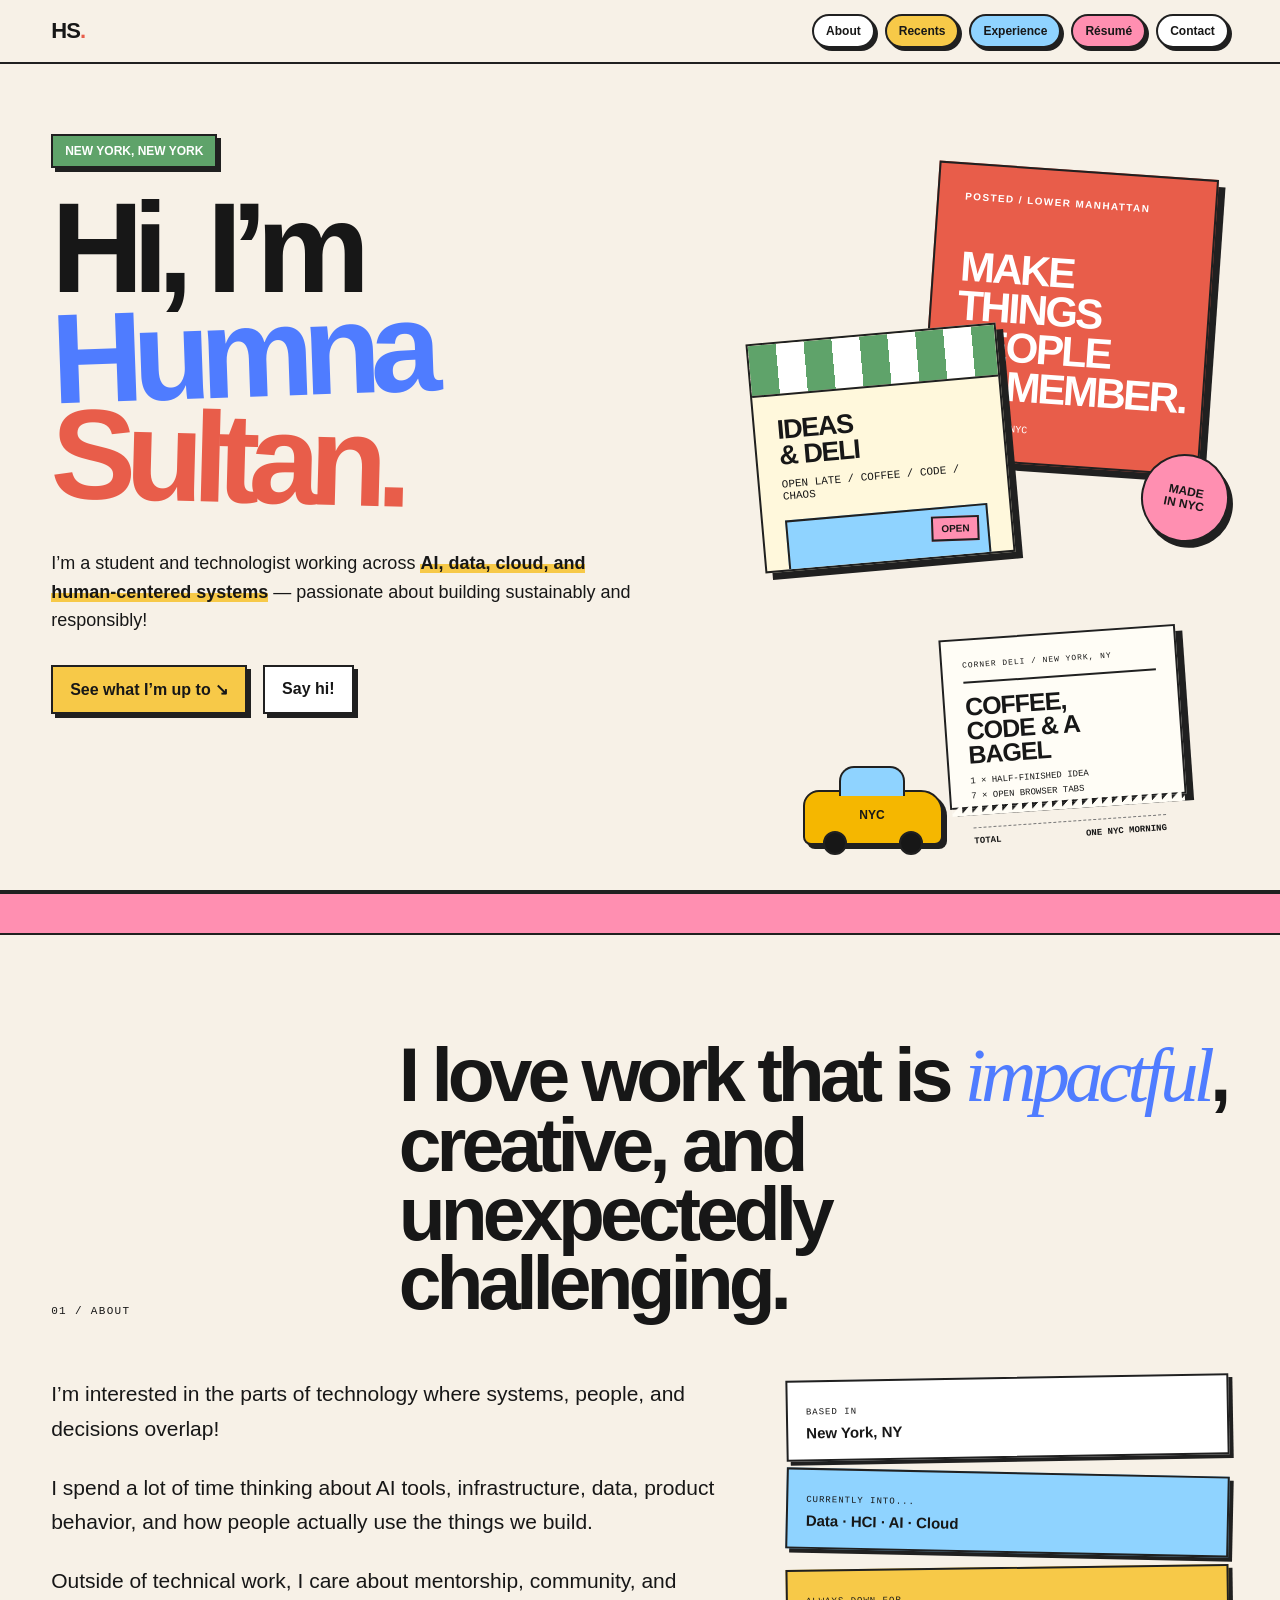
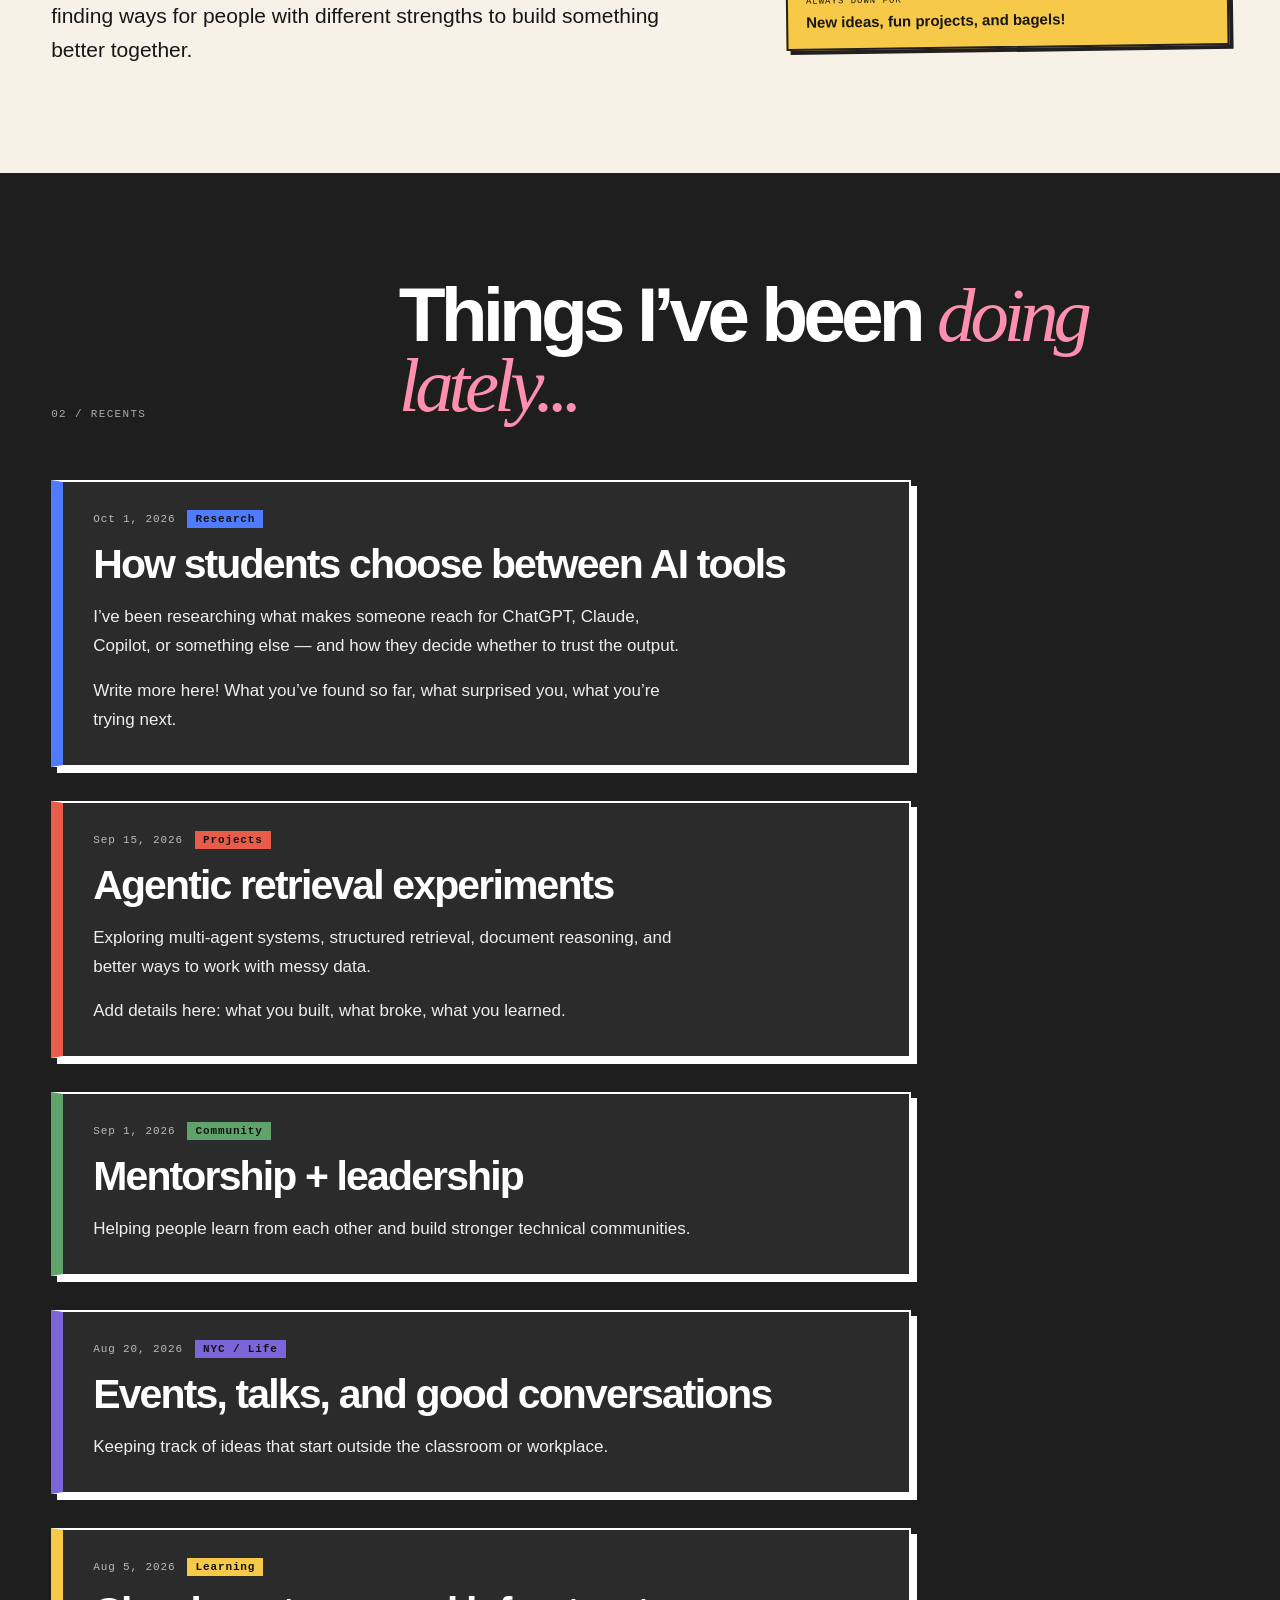
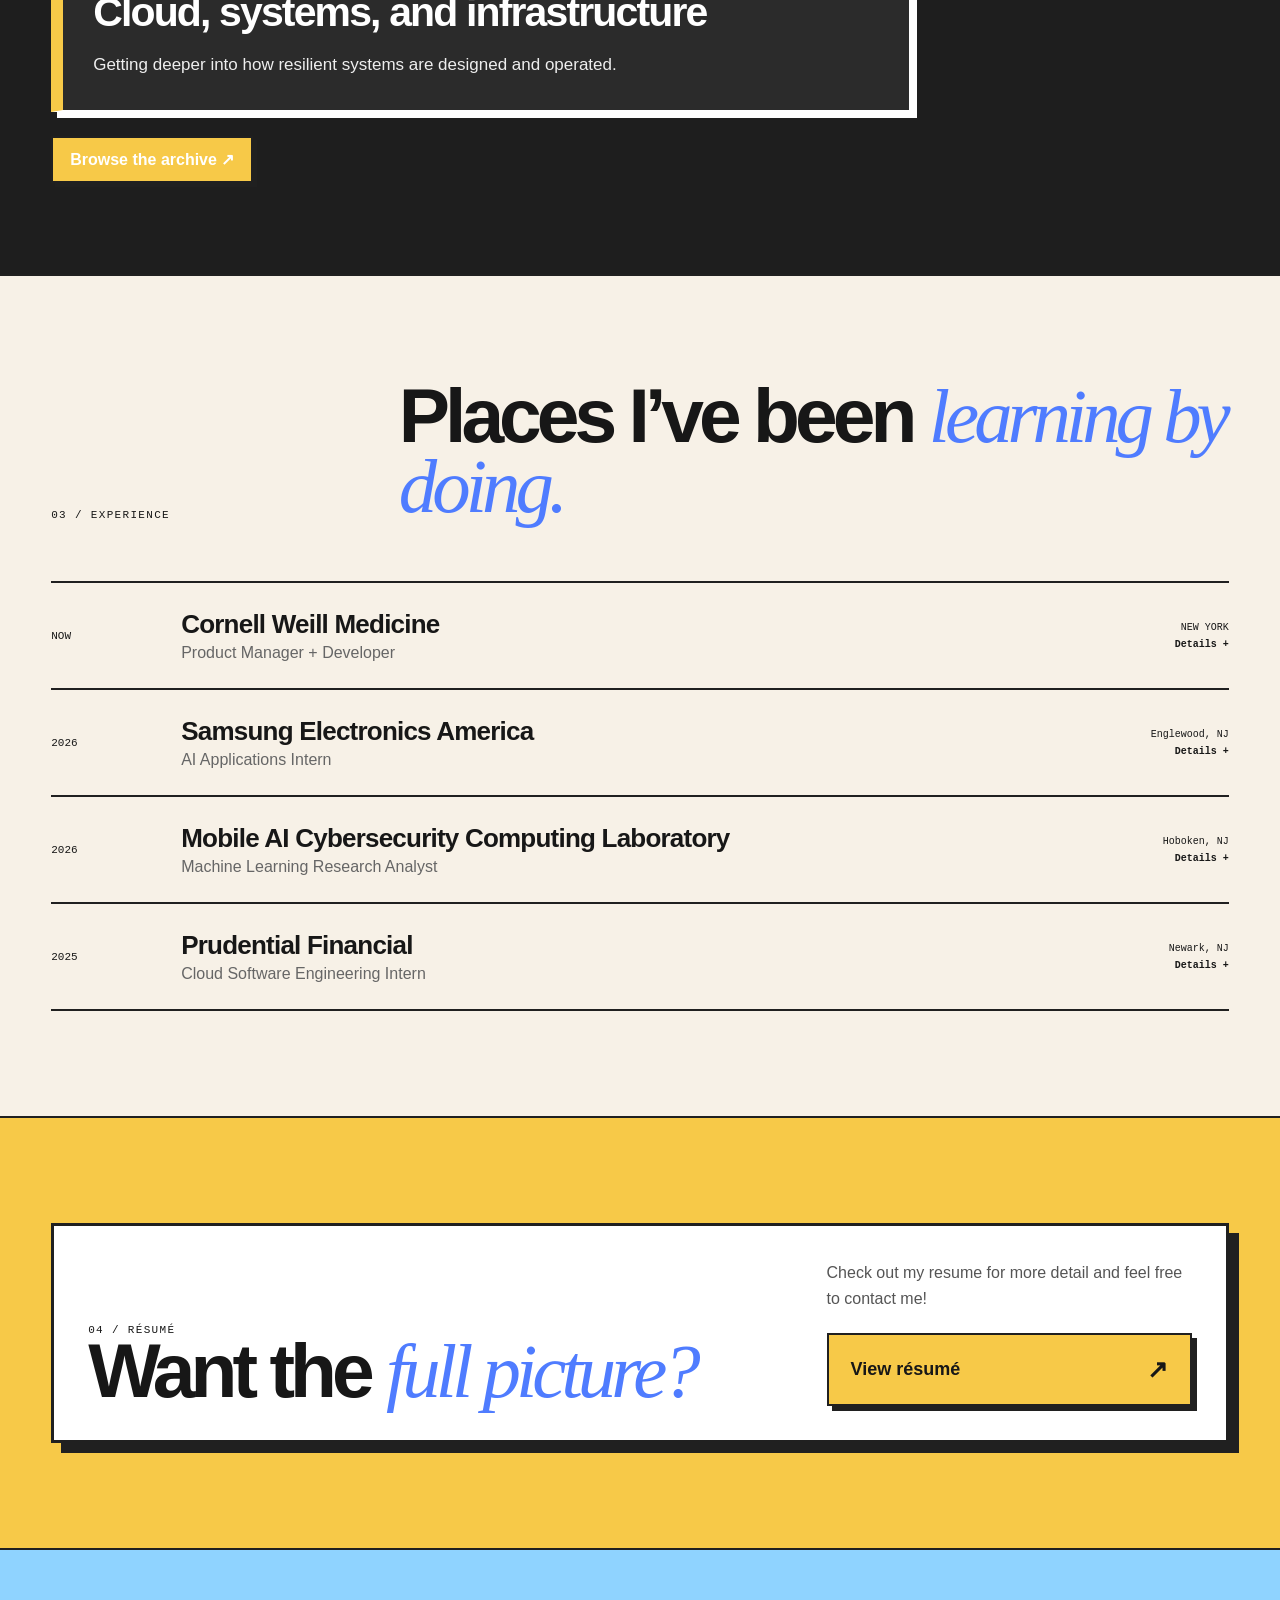
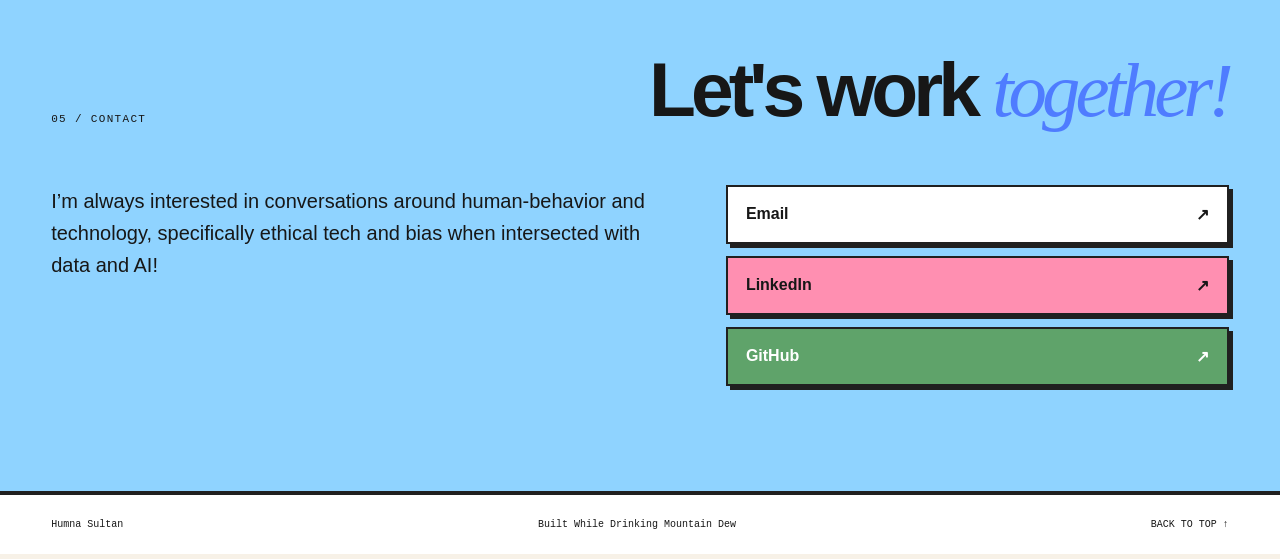
<file: index.html>
<!DOCTYPE html>
<html lang="en">
<head>
<meta charset="UTF-8">
<meta name="viewport" content="width=device-width, initial-scale=1.0">
<title>Humna's Site!</title>
<link rel="stylesheet" href="style.css">
</head>
<body>

<header>
  <a href="#home" class="logo">HS<span>.</span></a>
  <nav>
    <a href="#about">About</a>
    <a href="#recents">Recents</a>
    <a href="#experience">Experience</a>
    <a href="#resume">Résumé</a>
    <a href="#contact">Contact</a>
  </nav>
</header>

<section class="hero" id="home">
  <div class="hero-left">
    <div class="kicker reveal">NEW YORK, NEW YORK</div>
    <h1 class="reveal">
      Hi, I’m<br>
      <span class="line2">Humna</span>
      <span class="line3">Sultan.</span>
    </h1>
    <p class="hero-copy reveal">
      I’m a student and technologist working across <strong>AI, data, cloud, and human-centered systems</strong> — passionate about building sustainably and responsibly!
    </p>
    <div class="hero-cta reveal">
      <a href="#recents" class="cta primary">See what I’m up to ↘</a>
      <a href="#contact" class="cta secondary">Say hi!</a>
    </div>
  </div>

  <div class="collage reveal" aria-hidden="true">
    <div class="card poster">
      <small>POSTED / LOWER MANHATTAN</small>
      <h3>MAKE<br>THINGS<br>PEOPLE<br>REMEMBER.</h3>
      <p>VOL. 01 / NYC</p>
    </div>

    <div class="card bodega">
      <div class="awning"></div>
      <div class="store">
        <h4>IDEAS<br>& DELI</h4>
        <p>OPEN LATE / COFFEE / CODE / CHAOS</p>
        <div class="window"></div>
      </div>
    </div>

    <div class="card city-receipt">
      <div style="font-size:8px;letter-spacing:.12em">CORNER DELI / NEW YORK, NY</div>
      <div class="receipt-rule"></div>
      <h4>COFFEE,<br>CODE & A BAGEL</h4>
      <p>1 × HALF-FINISHED IDEA<br>7 × OPEN BROWSER TABS<br>1 × SOMETHING WORTH BUILDING</p>
      <div class="receipt-total"><span>TOTAL</span><span>ONE NYC MORNING</span></div>
    </div>

    <div class="sticker">MADE<br>IN NYC</div>

    <div class="taxi">
      <span class="wheel"></span>
      <span class="wheel2"></span>
    </div>
  </div>
</div>
</section>

<div class="marquee">
  <span> DATA✦ AI ✦ CLOUD ✦ PEOPLE ✦ RESEARCH ✦ DESIGN ✦ COMMUNITY ✦</span>
</div>

<section class="section" id="about">
  <div class="section-head reveal">
    <div class="section-tag">01 / ABOUT</div>
    <h2>I love work that is <em>impactful</em>, creative, and unexpectedly challenging.</h2>
  </div>

  <div class="about">
    <div class="about-copy reveal">
      <p>I’m interested in the parts of technology where systems, people, and decisions overlap!</p>
      <p>I spend a lot of time thinking about AI tools, infrastructure, data, product behavior, and how people actually use the things we build.</p>
      <p>Outside of technical work, I care about mentorship, community, and finding ways for people with different strengths to build something better together.</p>
    </div>

    <div class="about-notes reveal">
      <div class="note">
        <span>BASED IN</span>
        <p>New York, NY</p>
      </div>
      <div class="note">
        <span>CURRENTLY INTO...</span>
        <p>Data · HCI · AI · Cloud</p>
      </div>
      <div class="note">
        <span>ALWAYS DOWN FOR</span>
        <p>New ideas, fun projects, and bagels!</p>
      </div>
    </div>
  </div>
</section>

<section class="section recents" id="recents">
  <div class="section-head reveal">
    <div class="section-tag">02 / RECENTS</div>
    <h2>Things I’ve been <em>doing lately...</em></h2>
  </div>

  <div class="blog-feed" id="blog-feed"></div>
  <p class="blog-more reveal"><a href="archive.html" class="cta primary">Browse the archive ↗</a></p>
</section>

<section class="section" id="experience">
  <div class="section-head reveal">
    <div class="section-tag">03 / EXPERIENCE</div>
    <h2>Places I’ve been <em>learning by doing.</em></h2>
  </div>
  <div class="timeline reveal" id="job-list"></div>
  <dialog class="job-dialog" id="job-dialog" aria-labelledby="jd-title">
    <div class="jd-top">
      <div class="jd-meta" id="jd-meta"></div>
      <h3 id="jd-title"></h3>
      <div class="jd-role" id="jd-role"></div>
      <button class="jd-close" id="jd-close" aria-label="Close">×</button>
    </div>
    <div class="jd-body" id="jd-body"></div>
  </dialog>
</section>

<section class="section resume" id="resume">
  <div class="resume-box reveal">
    <div>
      <div class="section-tag">04 / RÉSUMÉ</div>
      <h2>Want the <em>full picture?</em></h2>
    </div>
    <div class="resume-side">
      <p>Check out my resume for more detail and feel free to contact me!</p>
      <a href="resume.pdf" class="resume-link">
        <span>View résumé</span><span>↗</span>
      </a>
    </div>
  </div>
</section>

<section class="section contact" id="contact">
  <div class="section-head reveal">
    <div class="section-tag">05 / CONTACT</div>
    <h2>Let's work <em>together!</em></h2>
  </div>

  <div class="contact-grid">
    <div class="contact-copy reveal">
      I’m always interested in conversations around human-behavior and technology, specifically ethical tech and bias when intersected with data and AI!
    </div>

    <div class="contact-links reveal">
      <a href="mailto:hs2345@cornell.edu"><span>Email</span><span>↗</span></a>
      <a href="https://www.linkedin.com/in/humna-sultan/"><span>LinkedIn</span><span>↗</span></a>
      <a href="https://github.com/humnasul"><span>GitHub</span><span>↗</span></a>
    </div>
  </div>
</section>

<footer>
  <span>Humna Sultan</span>
  <span>Built While Drinking Mountain Dew</span>
  <a href="#home">BACK TO TOP ↑</a>
</footer>

<script src="posts.js"></script>
<script>

/* =========================================================
   EXPERIENCE — edit this list to change the rows AND the popups.
   Click a row on the site -> the popup shows the details below.

   year     : shown on the left of the row
   company  : row title + popup title
   role     : your job title
   location : shown on the right of the row
   dates    : e.g. "Jun 2025 – Aug 2025" (shown in the popup)
   about    : paragraphs; leave a blank line between them.
              <a href>, <strong>, <em> work here too.
   bullets  : (optional) short list of what you did / achieved
   tags     : (optional) tools or skills, shown as little labels
   ========================================================= */
const JOBS = [
  {
    year: "NOW",
    company: "Cornell Weill Medicine",
    role: "Product Manager + Developer",
    location: "NEW YORK",
    dates: "2026 – Present",
    about: `Write a few sentences here about what you do at Weill Cornell Medicine.

Add a second paragraph for context: the team, the problem you’re solving, who it helps.`,
    bullets: ["Something you shipped or led", "Something you measured or improved"],
    tags: ["Product", "Development"]
  },
  {
    year: "2026",
    company: "Samsung Electronics America",
    role: "AI Applications Intern",
    location: "Englewood, NJ",
    dates: "Summer 2026",
    about: `Describe the project, what you built, and what you learned.`,
    bullets: ["Key contribution one", "Key contribution two"],
    tags: ["AI", "Applications"]
  },
  {
    year: "2026",
    company: "Mobile AI Cybersecurity Computing Laboratory",
    role: "Machine Learning Research Analyst",
    location: "Hoboken, NJ",
    dates: "2026",
    about: `Describe the research question, your methods, and any results or papers.`,
    bullets: ["Key contribution one", "Key contribution two"],
    tags: ["Machine learning", "Research", "Security"]
  },
  {
    year: "2025",
    company: "Prudential Financial",
    role: "Cloud Software Engineering Intern",
    location: "Newark, NJ",
    dates: "Summer 2025",
    about: `Describe what you built in the cloud and how it was used.`,
    bullets: ["Key contribution one", "Key contribution two"],
    tags: ["Cloud", "Software engineering"]
  }
];

/* ---------- renders the rows + popup (no need to edit below) ---------- */
(function renderJobs(){
  const list = document.getElementById("job-list");
  const dlg = document.getElementById("job-dialog");
  if(!list || !dlg) return;
  const $ = id => document.getElementById(id);
  const mk = (tag, cls, text) => {
    const e = document.createElement(tag);
    if(cls) e.className = cls;
    if(text !== undefined) e.textContent = text;
    return e;
  };

  JOBS.forEach(j=>{
    const row = mk("button","job");
    row.type = "button";
    row.setAttribute("aria-haspopup","dialog");
    row.appendChild(mk("div","job-year",j.year));
    const mid = mk("div");
    mid.append(mk("h3",null,j.company), mk("p",null,j.role));
    row.appendChild(mid);
    const loc = mk("div","job-loc",j.location);
    loc.appendChild(mk("span","more","Details +"));
    row.appendChild(loc);
    row.addEventListener("click", ()=> open(j));
    list.appendChild(row);
  });

  function open(j){
    $("jd-meta").textContent = [j.dates, j.location].filter(Boolean).join("  /  ");
    $("jd-title").textContent = j.company;
    $("jd-role").textContent = j.role;
    const body = $("jd-body");
    body.innerHTML = (j.about||"").trim().split(/\n\s*\n/)
      .map(p => "<p>" + p.trim().replace(/\n/g,"<br>") + "</p>").join("");
    if(j.bullets && j.bullets.length){
      const ul = mk("ul");
      j.bullets.forEach(b=>{ const li = document.createElement("li"); li.innerHTML = b; ul.appendChild(li); });
      body.appendChild(ul);
    }
    if(j.tags && j.tags.length){
      const t = mk("div","jd-tags");
      j.tags.forEach(x=> t.appendChild(mk("span",null,x)));
      body.appendChild(t);
    }
    dlg.showModal();
    dlg.scrollTop = 0;
  }

  $("jd-close").addEventListener("click", ()=> dlg.close());
  dlg.addEventListener("click", e=>{ if(e.target === dlg) dlg.close(); }); // click outside to close
})();


renderBlog("blog-feed", {limit: 5});

const observer = new IntersectionObserver((entries)=>{
  entries.forEach((entry)=>{
    if(entry.isIntersecting){
      entry.target.classList.add("visible");
      observer.unobserve(entry.target);
    }
  });
},{threshold:.12});

document.querySelectorAll(".reveal").forEach(el=>observer.observe(el));
</script>

</body>
</html>
</file>
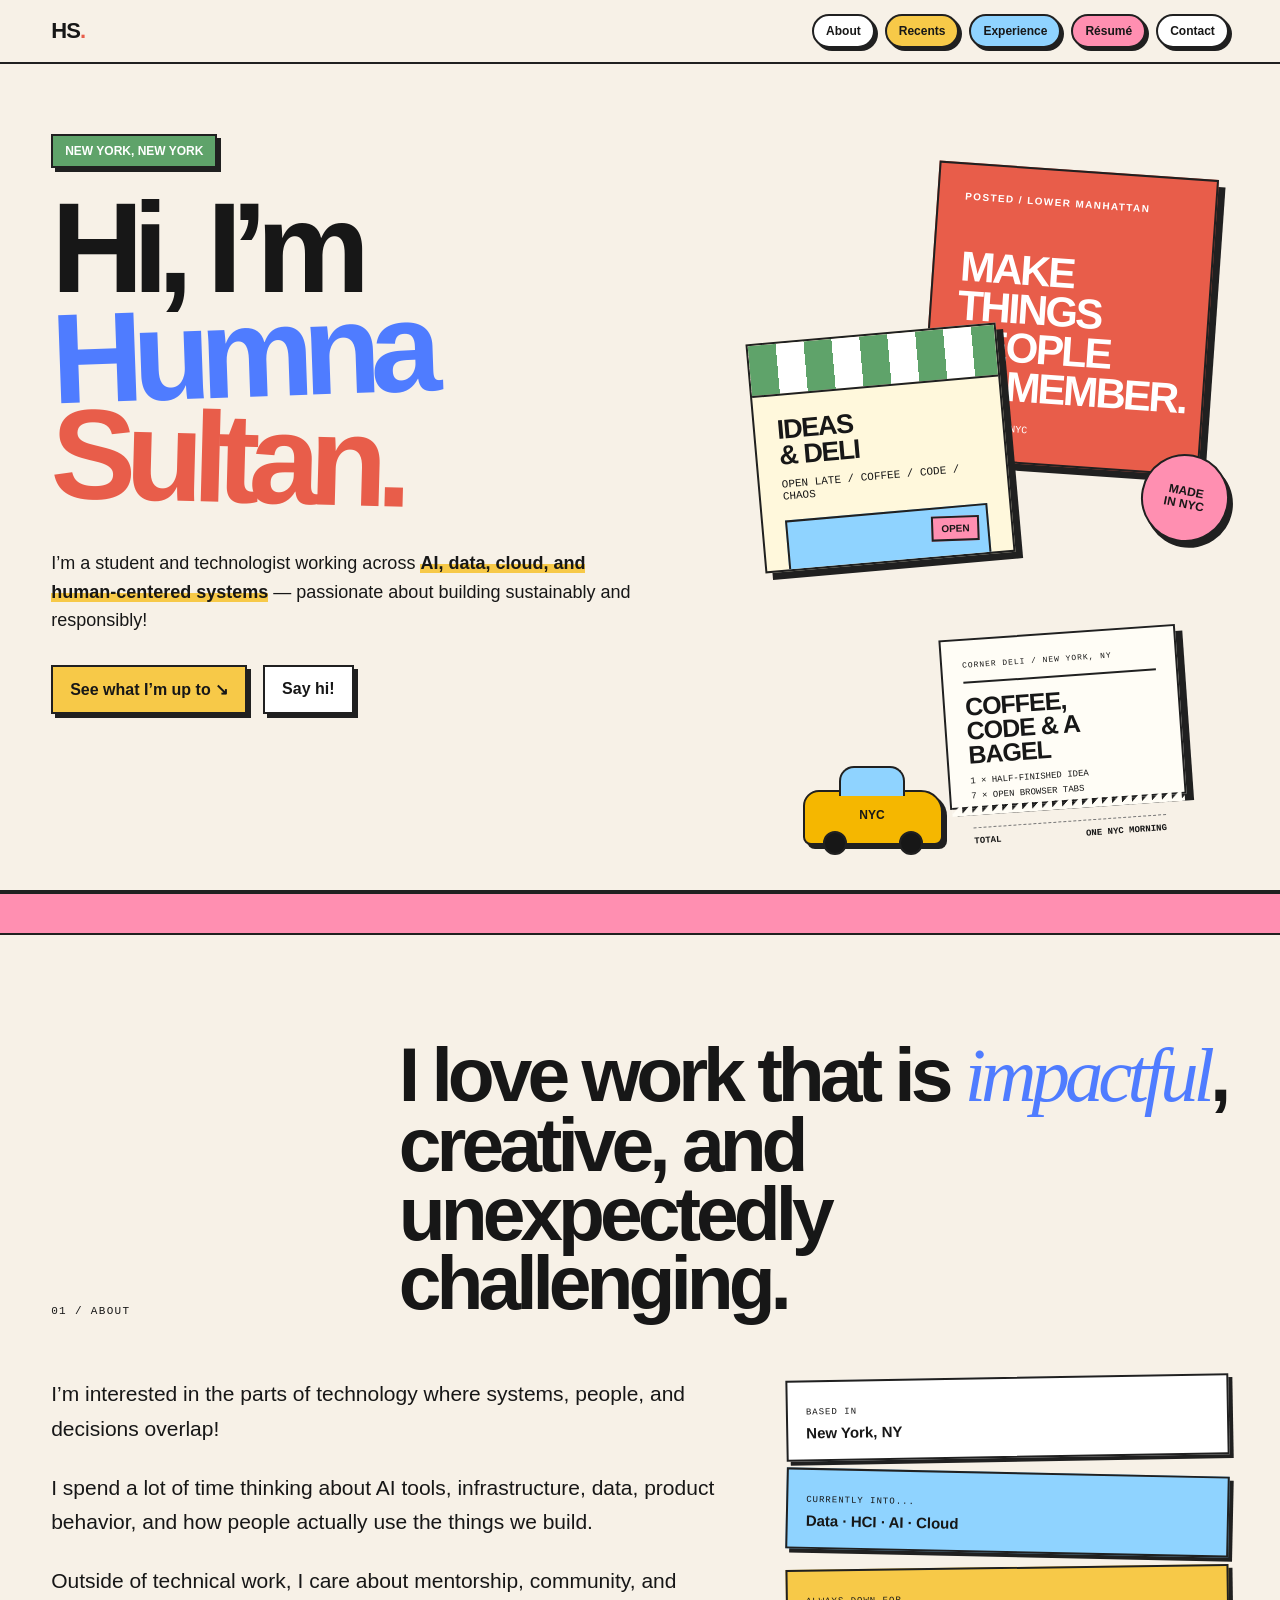
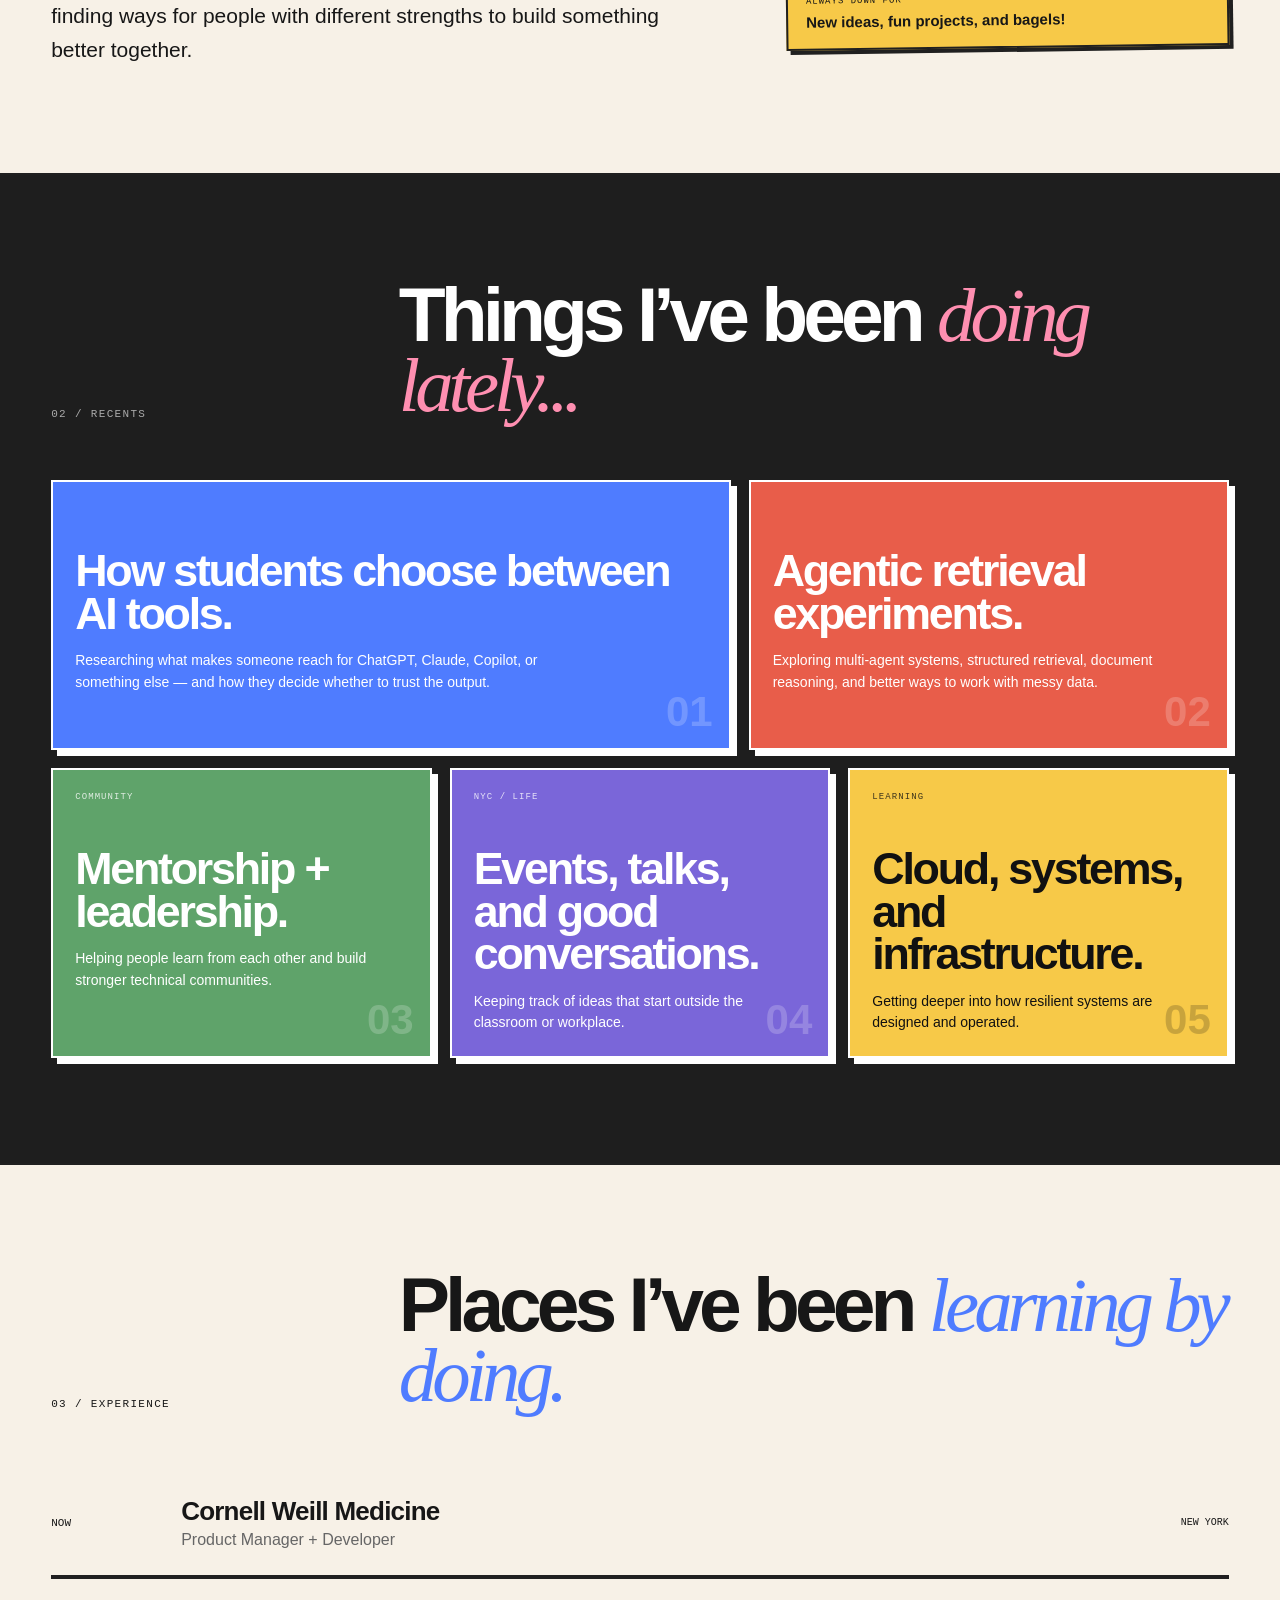
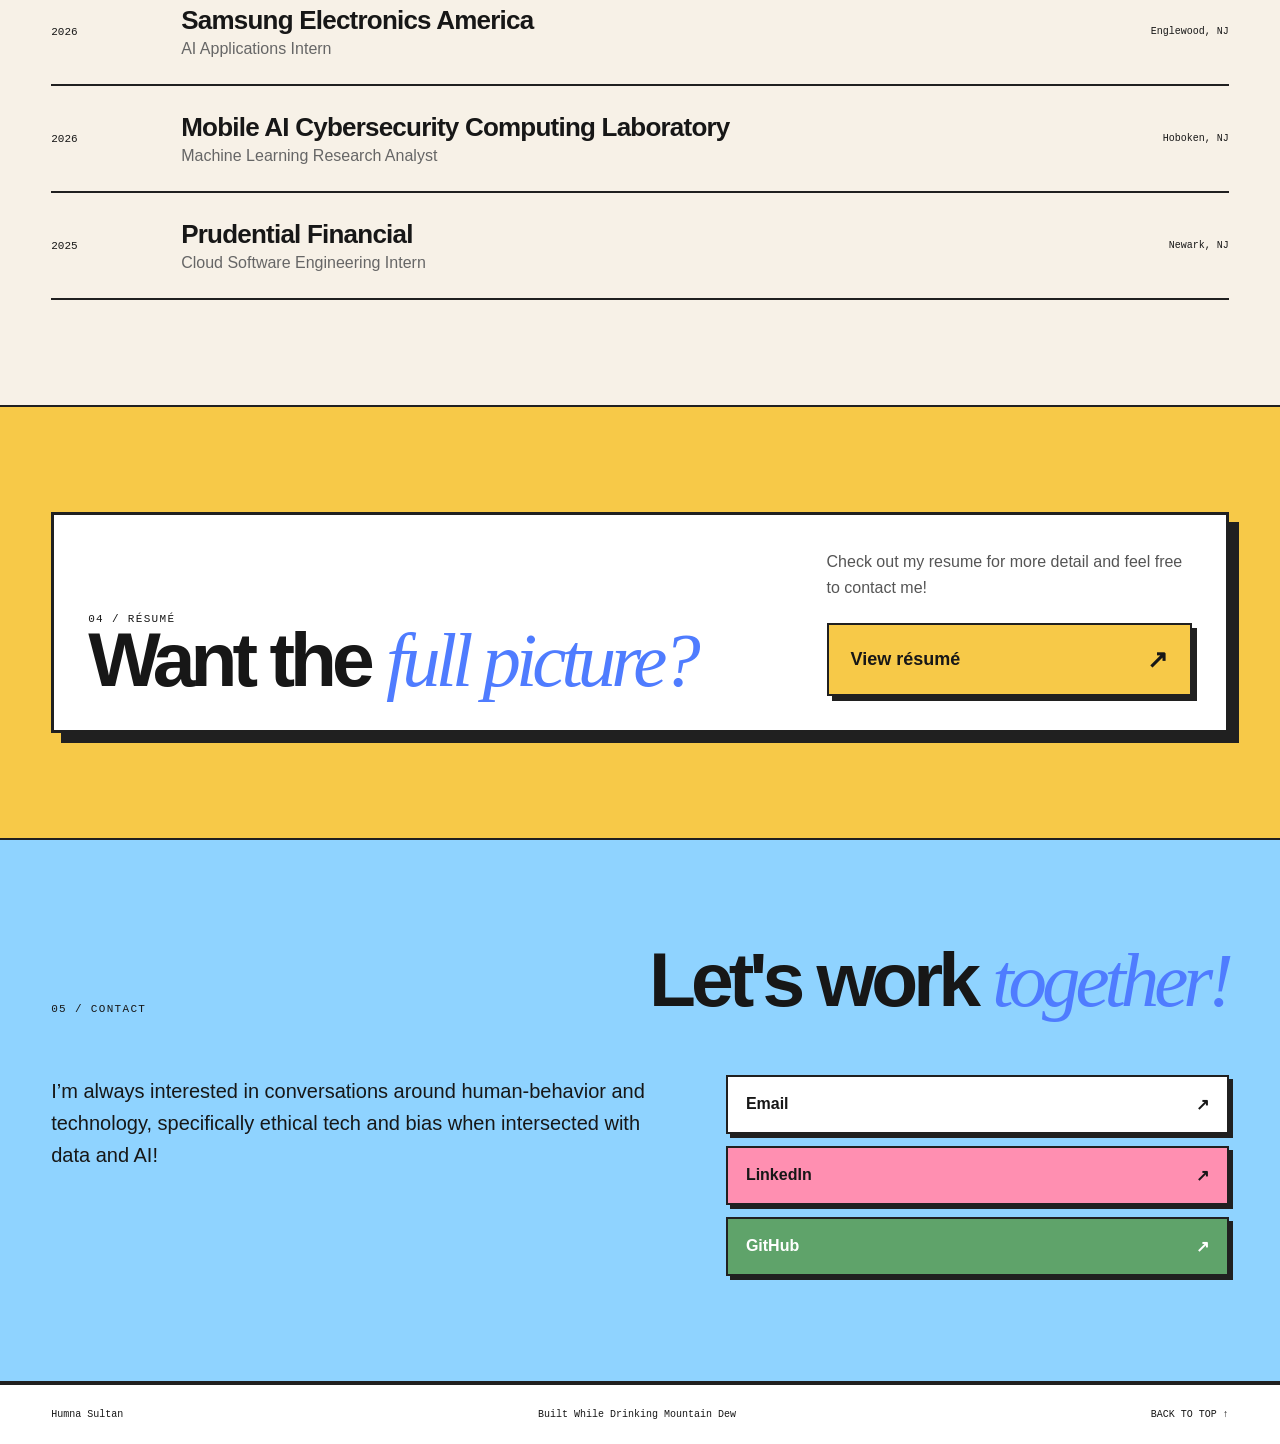
<file: past/index.html>
<!DOCTYPE html>
<html lang="en">
<head>
<meta charset="UTF-8">
<meta name="viewport" content="width=device-width, initial-scale=1.0">
<title>Humna's Site!</title>
<style>
:root{
  --cream:#f7f1e7;
  --ink:#171717;
  --yellow:#f7c948;
  --taxi:#f5b700;
  --blue:#4f7cff;
  --sky:#8fd3ff;
  --red:#e85d4a;
  --green:#5fa36a;
  --pink:#ff8fb1;
  --brick:#b94c3f;
  --purple:#7a66d9;
  --line:#202020;
}
*{box-sizing:border-box;margin:0;padding:0}
html{scroll-behavior:smooth}
body{
  font-family:Arial,Helvetica,sans-serif;
  background:var(--cream);
  color:var(--ink);
  overflow-x:hidden;
}
a{color:inherit;text-decoration:none}
button{font:inherit}
::selection{background:var(--yellow);color:#111}

/* NAV */
header{
  position:sticky;
  top:0;
  z-index:50;
  display:flex;
  justify-content:space-between;
  align-items:center;
  padding:14px 4vw;
  border-bottom:2px solid var(--line);
  background:rgba(247,241,231,.94);
  backdrop-filter:blur(10px);
}
.logo{
  font-weight:900;
  font-size:22px;
  letter-spacing:-.04em;
}
.logo span{color:var(--red)}
nav{display:flex;gap:10px;flex-wrap:wrap}
nav a{
  border:2px solid var(--line);
  padding:8px 12px;
  border-radius:999px;
  font-size:12px;
  font-weight:700;
  background:#fff;
  box-shadow:3px 3px 0 var(--line);
  transition:.2s ease;
}
nav a:hover{transform:translate(-2px,-2px);box-shadow:5px 5px 0 var(--line)}
nav a:nth-child(2){background:var(--yellow)}
nav a:nth-child(3){background:var(--sky)}
nav a:nth-child(4){background:var(--pink)}

/* HERO */
.hero{
  min-height:92vh;
  position:relative;
  display:grid;
  grid-template-columns:1.15fr .85fr;
  gap:40px;
  padding:70px 4vw 45px;
  border-bottom:2px solid var(--line);
  overflow:hidden;
}
.hero-left{position:relative;z-index:2}
.kicker{
  display:inline-block;
  background:var(--green);
  color:#fff;
  padding:8px 12px;
  border:2px solid var(--line);
  box-shadow:4px 4px 0 var(--line);
  transform:rotate(-2deg);
  font-weight:800;
  font-size:12px;
  margin-bottom:28px;
}
.hero h1{
  font-size:clamp(4.6rem,10vw,9.4rem);
  line-height:.82;
  letter-spacing:-.085em;
  font-weight:900;
  max-width:820px;
}
.hero h1 .line2{
  display:inline-block;
  color:var(--blue);
  transform:rotate(-2deg);
}
.hero h1 .line3{
  display:inline-block;
  color:var(--red);
  transform:rotate(1.5deg);
}
.hero-copy{
  margin-top:38px;
  max-width:590px;
  font-size:18px;
  line-height:1.6;
}
.hero-copy strong{
  background:linear-gradient(transparent 55%,var(--yellow) 55%);
}
.hero-cta{
  margin-top:30px;
  display:flex;
  gap:16px;
  flex-wrap:wrap;
}
.cta{
  padding:13px 17px;
  border:2px solid var(--line);
  font-weight:800;
  box-shadow:4px 4px 0 var(--line);
  transition:.2s ease;
}
.cta:hover{transform:translate(-2px,-2px);box-shadow:6px 6px 0 var(--line)}
.cta.primary{background:var(--yellow)}
.cta.secondary{background:#fff}

/* right-side NYC collage */
.collage{
  position:relative;
  min-height:560px;
}
.card{
  position:absolute;
  border:2px solid var(--line);
  box-shadow:7px 7px 0 var(--line);
  background:#fff;
}
.poster{
  right:4%;
  top:5%;
  width:58%;
  min-height:260px;
  background:var(--red);
  color:#fff;
  padding:26px;
  transform:rotate(4deg);
}
.poster small{
  display:block;
  font-size:10px;
  letter-spacing:.14em;
  font-weight:800;
  margin-bottom:45px;
}
.poster h3{
  font-size:42px;
  line-height:.93;
  letter-spacing:-.06em;
  max-width:220px;
}
.poster p{
  margin-top:18px;
  font-family:monospace;
  font-size:10px;
}
.bodega{
  left:2%;
  top:28%;
  width:52%;
  height:230px;
  background:#fff8dc;
  transform:rotate(-5deg);
  overflow:hidden;
}
.awning{
  height:52px;
  border-bottom:2px solid var(--line);
  background:repeating-linear-gradient(
    90deg,
    var(--green) 0 28px,
    #fff 28px 56px
  );
}
.store{
  padding:22px;
}
.store h4{
  font-size:27px;
  line-height:.95;
  letter-spacing:-.05em;
}
.store p{
  margin-top:10px;
  font-size:11px;
  font-family:monospace;
}
.window{
  margin-top:18px;
  height:70px;
  background:var(--sky);
  border:2px solid var(--line);
  position:relative;
}
.window:after{
  content:"OPEN";
  position:absolute;
  right:8px;
  top:8px;
  background:var(--pink);
  border:2px solid var(--line);
  padding:5px 8px;
  font-size:10px;
  font-weight:900;
  transform:rotate(3deg);
}
.city-receipt{
  right:13%;
  bottom:7%;
  width:52%;
  height:150px;
  background:var(--yellow);
  transform:rotate(-6deg);
  padding:18px;
}
.city-receipt .receipt-rule{
  height:15px;
  background:var(--blue);
  border:2px solid var(--line);
  margin-bottom:20px;
}
.city-receipt h4{
  font-size:30px;
  letter-spacing:-.04em;
}
.city-receipt p{font-family:monospace;font-size:10px;margin-top:10px}
.sticker{
  position:absolute;
  display:flex;
  align-items:center;
  justify-content:center;
  width:88px;
  height:88px;
  border-radius:50%;
  border:2px solid var(--line);
  background:var(--pink);
  font-weight:900;
  text-align:center;
  font-size:12px;
  line-height:1.05;
  box-shadow:5px 5px 0 var(--line);
  right:0;
  top:45%;
  transform:rotate(11deg);
}
.taxi{
  position:absolute;
  left:12%;
  bottom:0;
  width:140px;
  height:55px;
  background:var(--taxi);
  border:2px solid var(--line);
  border-radius:16px 22px 8px 8px;
  box-shadow:4px 4px 0 var(--line);
}
.taxi:before{
  content:"";
  position:absolute;
  left:34px;
  top:-26px;
  width:62px;
  height:28px;
  border:2px solid var(--line);
  border-bottom:0;
  background:var(--sky);
  border-radius:15px 15px 0 0;
}
.taxi:after{
  content:"NYC";
  position:absolute;
  left:54px;
  top:16px;
  font-weight:900;
  font-size:12px;
}
.wheel,.wheel2{
  position:absolute;
  bottom:-12px;
  width:24px;height:24px;border-radius:50%;
  background:var(--ink);border:2px solid var(--line)
}
.wheel{left:18px}.wheel2{right:18px}

/* sections */
.section{
  padding:105px 4vw;
  border-bottom:2px solid var(--line);
}
.section-head{
  display:flex;
  align-items:end;
  justify-content:space-between;
  gap:40px;
  margin-bottom:60px;
}
.section-tag{
  font-family:monospace;
  font-size:11px;
  letter-spacing:.12em;
}
.section h2{
  font-size:clamp(3rem,6vw,6.2rem);
  line-height:.9;
  letter-spacing:-.065em;
  max-width:830px;
}
.section h2 em{
  font-family:Georgia,serif;
  font-weight:400;
  color:var(--blue);
}

/* ABOUT */
.about{
  display:grid;
  grid-template-columns:1.2fr .8fr;
  gap:70px;
  align-items:start;
}
.about-copy{
  font-size:21px;
  line-height:1.65;
}
.about-copy p+p{margin-top:24px}
.about-notes{
  display:grid;
  gap:14px;
}
.note{
  border:2px solid var(--line);
  padding:18px;
  box-shadow:4px 4px 0 var(--line);
  background:#fff;
  transform:rotate(-1deg);
}
.note:nth-child(2){background:var(--sky);transform:rotate(1.2deg)}
.note:nth-child(3){background:var(--yellow);transform:rotate(-.8deg)}
.note span{
  font-family:monospace;
  font-size:9px;
  letter-spacing:.11em;
}
.note p{margin-top:6px;font-size:15px;font-weight:700}

/* RECENTS */
.recents{background:#1e1e1e;color:#fff}
.recents .section-tag{color:#aaa}
.recents h2 em{color:var(--pink)}
.recent-grid{
  display:grid;
  grid-template-columns:repeat(12,1fr);
  gap:18px;
}
.recent{
  min-height:270px;
  padding:22px;
  border:2px solid #fff;
  box-shadow:6px 6px 0 #fff;
  background:#2b2b2b;
  position:relative;
  overflow:hidden;
  transition:.2s ease;
}
.recent:hover{transform:translate(-3px,-3px)}
.recent.large{grid-column:span 7;background:var(--blue)}
.recent.medium{grid-column:span 5;background:var(--red)}
.recent.small{grid-column:span 4;background:var(--green)}
.recent:nth-child(4){background:var(--purple)}
.recent:nth-child(5){background:var(--yellow);color:#111}
.recent-meta{
  font-family:monospace;
  font-size:9px;
  letter-spacing:.12em;
  opacity:.8;
}
.recent h3{
  margin-top:45px;
  font-size:clamp(2rem,3.5vw,4rem);
  line-height:.95;
  letter-spacing:-.05em;
}
.recent p{
  margin-top:16px;
  max-width:520px;
  font-size:14px;
  line-height:1.55;
}
.corner-mark{
  position:absolute;
  right:16px;bottom:12px;
  font-size:42px;
  font-weight:900;
  opacity:.2;
}

/* EXPERIENCE */
.timeline{
  display:grid;
  gap:0;
  border-top:2px solid var(--line);
}
.job{
  display:grid;
  grid-template-columns:130px 1fr 220px;
  padding:26px 0;
  border-bottom:2px solid var(--line);
  align-items:center;
}
.job-year{
  font-family:monospace;
  font-size:11px;
}
.job h3{font-size:26px;letter-spacing:-.03em}
.job p{color:#666;margin-top:4px}
.job-loc{text-align:right;font-family:monospace;font-size:10px}

/* RESUME */
.resume{
  background:var(--yellow);
}
.resume-box{
  border:3px solid var(--line);
  box-shadow:10px 10px 0 var(--line);
  padding:34px;
  background:#fff;
  display:grid;
  grid-template-columns:1.3fr .7fr;
  gap:60px;
  align-items:end;
}
.resume-box h2{max-width:700px}
.resume-side p{line-height:1.6;color:#555;margin-bottom:22px}
.resume-link{
  display:flex;
  justify-content:space-between;
  align-items:center;
  border-top:2px solid var(--line);
  padding-top:16px;
  font-weight:900;
}

/* CONTACT */
.contact{
  background:var(--sky);
}
.contact-grid{
  display:grid;
  grid-template-columns:1.1fr .9fr;
  gap:60px;
}
.contact-copy{
  font-size:20px;
  line-height:1.6;
}
.contact-links{
  display:grid;
  gap:12px;
}
.contact-links a{
  border:2px solid var(--line);
  background:#fff;
  padding:18px;
  display:flex;
  justify-content:space-between;
  font-weight:900;
  box-shadow:4px 4px 0 var(--line);
  transition:.2s ease;
}
.contact-links a:hover{transform:translate(-2px,-2px);box-shadow:6px 6px 0 var(--line)}
.contact-links a:nth-child(2){background:var(--pink)}
.contact-links a:nth-child(3){background:var(--green);color:#fff}

/* FOOTER */
footer{
  padding:24px 4vw;
  display:flex;
  justify-content:space-between;
  gap:20px;
  flex-wrap:wrap;
  font-family:monospace;
  font-size:10px;
  background:#fff;
  border-top:2px solid var(--line);
}
.marquee{
  overflow:hidden;
  white-space:nowrap;
  border-top:2px solid var(--line);
  border-bottom:2px solid var(--line);
  background:var(--pink);
  padding:10px 0;
  font-weight:900;
}
.marquee span{
  display:inline-block;
  padding-left:100%;
  animation:scroll 18s linear infinite;
}
@keyframes scroll{to{transform:translateX(-100%)}}

/* reveal */
.reveal{
  opacity:0;
  transform:translateY(20px);
  transition:.7s ease;
}
.reveal.visible{
  opacity:1;
  transform:none;
}

@media(max-width:950px){
  .hero{grid-template-columns:1fr}
  .collage{min-height:520px}
  .about,.contact-grid,.resume-box{grid-template-columns:1fr}
  .recent.large,.recent.medium,.recent.small{grid-column:1/-1}
  .job{grid-template-columns:90px 1fr}
  .job-loc{display:none}
}
@media(max-width:650px){
  header{align-items:flex-start;gap:15px;flex-direction:column}
  nav{gap:8px}
  .hero{padding-top:45px}
  .hero h1{font-size:18vw}
  .collage{min-height:480px}
  .poster{width:70%}
  .bodega{width:68%}
  .city-receipt{width:65%}
  .section{padding-top:75px;padding-bottom:75px}
  .section-head{display:block}
  .section-tag{margin-bottom:18px}
}

.city-receipt{
  right:10%;
  bottom:6%;
  width:49%;
  min-height:170px;
  background:#fffdf6;
  transform:rotate(-4deg);
  padding:20px 20px 16px;
  font-family:monospace;
}
.city-receipt:after{
  content:"";
  position:absolute;
  left:0;right:0;bottom:-9px;height:10px;
  background:linear-gradient(135deg,transparent 5px,#fffdf6 0) 0 0/10px 10px repeat-x;
}
.city-receipt .receipt-rule{
  height:2px;
  background:var(--line);
  border:0;
  margin:12px 0;
}
.city-receipt h4{
  font-family:Arial,Helvetica,sans-serif;
  font-size:25px;
  line-height:.95;
  letter-spacing:-.04em;
}
.city-receipt p{
  font-family:monospace;
  font-size:9px;
  line-height:1.6;
  margin-top:8px;
}
.receipt-total{
  display:flex;
  justify-content:space-between;
  border-top:1px dashed #777;
  padding-top:8px;
  margin-top:10px;
  font-weight:800;
  font-size:9px;
}
.street-signs{
  position:absolute;
  left:3.5vw;
  bottom:28px;
  z-index:5;
  width:235px;
  height:125px;
  pointer-events:none;
}
.sign-pole{
  position:absolute;
  left:112px;
  top:34px;
  width:5px;
  height:91px;
  background:#555;
  border:1px solid #222;
}
.nyc-sign{
  position:absolute;
  min-width:150px;
  padding:8px 12px;
  background:#24734a;
  color:#fff;
  border:2px solid #f4f4ef;
  outline:2px solid #222;
  font-weight:800;
  font-size:12px;
  letter-spacing:.04em;
  text-align:center;
  box-shadow:3px 3px 0 rgba(0,0,0,.2);
}
.nyc-sign small{
  display:block;
  font-family:monospace;
  font-size:6px;
  letter-spacing:.12em;
  opacity:.8;
  margin-top:2px;
}
.nyc-sign.one{left:8px;top:4px;transform:rotate(-2deg)}
.nyc-sign.two{left:88px;top:48px;transform:rotate(2deg)}
.street-sign-mini{
  display:inline-block;
  background:#24734a;
  color:#fff;
  border:2px solid #fff;
  outline:2px solid var(--line);
  padding:5px 9px;
  font-family:monospace;
  font-size:9px;
  font-weight:800;
  letter-spacing:.08em;
  transform:rotate(-1deg);
  margin-left:8px;
}
@media(max-width:650px){
  .street-signs{transform:scale(.78);transform-origin:left bottom;left:2vw}
}


/* STREET SIGNS REMOVED */
.street-signs,.sign-pole,.nyc-sign,.street-sign-mini,.street-sign{display:none!important}

/* LARGER RESUME CTA */
.resume-link{
  padding:20px 22px;
  border:2px solid var(--line);
  background:var(--yellow);
  box-shadow:5px 5px 0 var(--line);
  font-size:18px;
  font-weight:900;
  transition:.2s ease;
}
.resume-link:hover{
  transform:translate(-2px,-2px);
  box-shadow:7px 7px 0 var(--line);
}
.resume-link span:last-child{
  font-size:25px;
}
@media(max-width:650px){
  .resume-link{
    font-size:17px;
    padding:18px 20px;
  }
}

</style>
</head>
<body>

<header>
  <a href="#home" class="logo">HS<span>.</span></a>
  <nav>
    <a href="#about">About</a>
    <a href="#recents">Recents</a>
    <a href="#experience">Experience</a>
    <a href="#resume">Résumé</a>
    <a href="#contact">Contact</a>
  </nav>
</header>

<section class="hero" id="home">
  <div class="hero-left">
    <div class="kicker reveal">NEW YORK, NEW YORK</div>
    <h1 class="reveal">
      Hi, I’m<br>
      <span class="line2">Humna</span>
      <span class="line3">Sultan.</span>
    </h1>
    <p class="hero-copy reveal">
      I’m a student and technologist working across <strong>AI, data, cloud, and human-centered systems</strong> — passionate about building sustainably and responsibly!
    </p>
    <div class="hero-cta reveal">
      <a href="#recents" class="cta primary">See what I’m up to ↘</a>
      <a href="#contact" class="cta secondary">Say hi!</a>
    </div>
  </div>

  <div class="collage reveal" aria-hidden="true">
    <div class="card poster">
      <small>POSTED / LOWER MANHATTAN</small>
      <h3>MAKE<br>THINGS<br>PEOPLE<br>REMEMBER.</h3>
      <p>VOL. 01 / NYC</p>
    </div>

    <div class="card bodega">
      <div class="awning"></div>
      <div class="store">
        <h4>IDEAS<br>& DELI</h4>
        <p>OPEN LATE / COFFEE / CODE / CHAOS</p>
        <div class="window"></div>
      </div>
    </div>

    <div class="card city-receipt">
      <div style="font-size:8px;letter-spacing:.12em">CORNER DELI / NEW YORK, NY</div>
      <div class="receipt-rule"></div>
      <h4>COFFEE,<br>CODE & A BAGEL</h4>
      <p>1 × HALF-FINISHED IDEA<br>7 × OPEN BROWSER TABS<br>1 × SOMETHING WORTH BUILDING</p>
      <div class="receipt-total"><span>TOTAL</span><span>ONE NYC MORNING</span></div>
    </div>

    <div class="sticker">MADE<br>IN NYC</div>

    <div class="taxi">
      <span class="wheel"></span>
      <span class="wheel2"></span>
    </div>
  </div>
</div>
</section>

<div class="marquee">
  <span> DATA✦ AI ✦ CLOUD ✦ PEOPLE ✦ RESEARCH ✦ DESIGN ✦ COMMUNITY ✦</span>
</div>

<section class="section" id="about">
  <div class="section-head reveal">
    <div class="section-tag">01 / ABOUT</div>
    <h2>I love work that is <em>impactful</em>, creative, and unexpectedly challenging.</h2>
  </div>

  <div class="about">
    <div class="about-copy reveal">
      <p>I’m interested in the parts of technology where systems, people, and decisions overlap!</p>
      <p>I spend a lot of time thinking about AI tools, infrastructure, data, product behavior, and how people actually use the things we build.</p>
      <p>Outside of technical work, I care about mentorship, community, and finding ways for people with different strengths to build something better together.</p>
    </div>

    <div class="about-notes reveal">
      <div class="note">
        <span>BASED IN</span>
        <p>New York, NY</p>
      </div>
      <div class="note">
        <span>CURRENTLY INTO...</span>
        <p>Data · HCI · AI · Cloud</p>
      </div>
      <div class="note">
        <span>ALWAYS DOWN FOR</span>
        <p>New ideas, fun projects, and bagels!</p>
      </div>
    </div>
  </div>
</section>

<section class="section recents" id="recents">
  <div class="section-head reveal">
    <div class="section-tag">02 / RECENTS</div>
    <h2>Things I’ve been <em>doing lately...</em></h2>
  </div>

  <div class="recent-grid">
    <article class="recent large reveal">
      <div class="recent-meta"></div>
      <h3>How students choose between AI tools.</h3>
      <p>Researching what makes someone reach for ChatGPT, Claude, Copilot, or something else — and how they decide whether to trust the output.</p>
      <div class="corner-mark">01</div>
    </article>

    <article class="recent medium reveal">
      <div class="recent-meta"></div>
      <h3>Agentic retrieval experiments.</h3>
      <p>Exploring multi-agent systems, structured retrieval, document reasoning, and better ways to work with messy data.</p>
      <div class="corner-mark">02</div>
    </article>

    <article class="recent small reveal">
      <div class="recent-meta">COMMUNITY</div>
      <h3>Mentorship + leadership.</h3>
      <p>Helping people learn from each other and build stronger technical communities.</p>
      <div class="corner-mark">03</div>
    </article>

    <article class="recent small reveal">
      <div class="recent-meta">NYC / LIFE</div>
      <h3>Events, talks, and good conversations.</h3>
      <p>Keeping track of ideas that start outside the classroom or workplace.</p>
      <div class="corner-mark">04</div>
    </article>

    <article class="recent small reveal">
      <div class="recent-meta">LEARNING</div>
      <h3>Cloud, systems, and infrastructure.</h3>
      <p>Getting deeper into how resilient systems are designed and operated.</p>
      <div class="corner-mark">05</div>
    </article>
  </div>
</section>

<section class="section" id="experience">
  <div class="section-head reveal">
    <div class="section-tag">03 / EXPERIENCE</div>
    <h2>Places I’ve been <em>learning by doing.</em></h2>
  </div>
  <div class="job">
      <div class="job-year">NOW</div>
      <div>
        <h3>Cornell Weill Medicine</h3>
        <p>Product Manager + Developer</p>
      </div>
      <div class="job-loc">NEW YORK</div>
    </div>
  <div class="timeline reveal">
    <div class="job">
      <div class="job-year">2026</div>
      <div>
        <h3>Samsung Electronics America</h3>
        <p>AI Applications Intern</p>
      </div>
      <div class="job-loc">Englewood, NJ</div>
    </div>
    <div class="job">
      <div class="job-year">2026</div>
      <div>
        <h3>Mobile AI Cybersecurity Computing Laboratory</h3>
        <p>Machine Learning Research Analyst</p>
      </div>
      <div class="job-loc">Hoboken, NJ</div>
    </div>
    <div class="job">
      <div class="job-year">2025</div>
      <div>
        <h3>Prudential Financial</h3>
        <p>Cloud Software Engineering Intern</p>
      </div>
      <div class="job-loc">Newark, NJ</div>
    </div>
  </div>
</section>

<section class="section resume" id="resume">
  <div class="resume-box reveal">
    <div>
      <div class="section-tag">04 / RÉSUMÉ</div>
      <h2>Want the <em>full picture?</em></h2>
    </div>
    <div class="resume-side">
      <p>Check out my resume for more detail and feel free to contact me!</p>
      <a href="resume.pdf" class="resume-link">
        <span>View résumé</span><span>↗</span>
      </a>
    </div>
  </div>
</section>

<section class="section contact" id="contact">
  <div class="section-head reveal">
    <div class="section-tag">05 / CONTACT</div>
    <h2>Let's work <em>together!</em></h2>
  </div>

  <div class="contact-grid">
    <div class="contact-copy reveal">
      I’m always interested in conversations around human-behavior and technology, specifically ethical tech and bias when intersected with data and AI!
    </div>

    <div class="contact-links reveal">
      <a href="mailto:hs2345@cornell.edu"><span>Email</span><span>↗</span></a>
      <a href="https://www.linkedin.com/in/humna-sultan/"><span>LinkedIn</span><span>↗</span></a>
      <a href="https://github.com/humnasul"><span>GitHub</span><span>↗</span></a>
    </div>
  </div>
</section>

<footer>
  <span>Humna Sultan</span>
  <span>Built While Drinking Mountain Dew</span>
  <a href="#home">BACK TO TOP ↑</a>
</footer>

<script>
const observer = new IntersectionObserver((entries)=>{
  entries.forEach((entry)=>{
    if(entry.isIntersecting){
      entry.target.classList.add("visible");
      observer.unobserve(entry.target);
    }
  });
},{threshold:.12});

document.querySelectorAll(".reveal").forEach(el=>observer.observe(el));
</script>

</body>
</html>
</file>
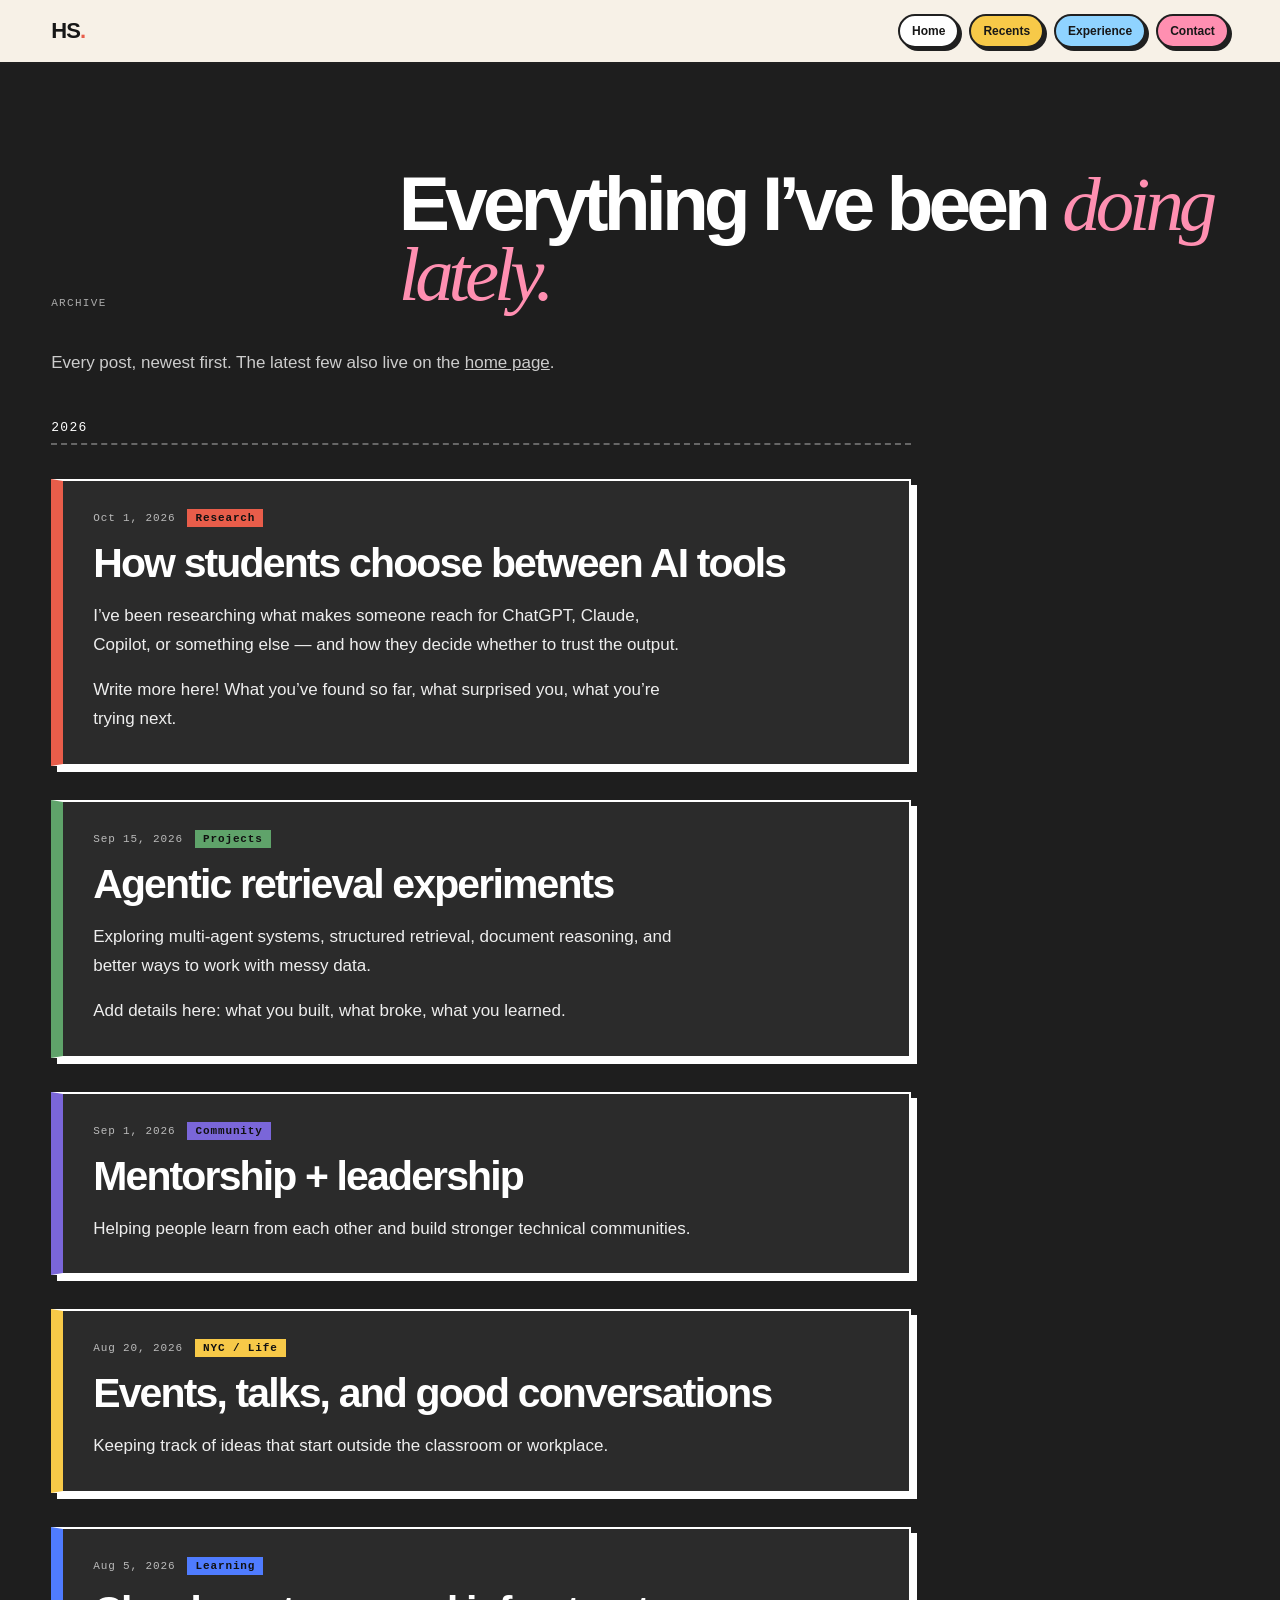
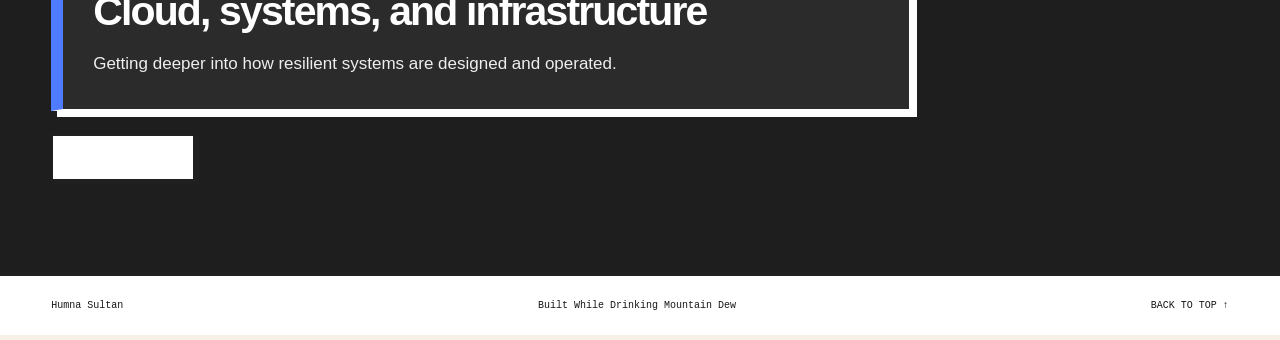
<file: archive.html>
<!DOCTYPE html>
<html lang="en">
<head>
<meta charset="UTF-8">
<meta name="viewport" content="width=device-width, initial-scale=1.0">
<title>Archive | Humna's Site!</title>
<link rel="stylesheet" href="style.css">
</head>
<body>

<header>
  <a href="index.html" class="logo">HS<span>.</span></a>
  <nav>
    <a href="index.html">Home</a>
    <a href="index.html#recents">Recents</a>
    <a href="index.html#experience">Experience</a>
    <a href="index.html#contact">Contact</a>
  </nav>
</header>

<section class="section recents" id="archive">
  <div class="section-head reveal">
    <div class="section-tag">ARCHIVE</div>
    <h2>Everything I’ve been <em>doing lately.</em></h2>
  </div>
  <p class="archive-intro reveal">Every post, newest first. The latest few also live on the <a href="index.html#recents" style="text-decoration:underline">home page</a>.</p>

  <div class="blog-feed" id="blog-feed"></div>
  <p class="blog-more reveal"><a href="index.html#recents" class="cta secondary">← Back home</a></p>
</section>

<footer>
  <span>Humna Sultan</span>
  <span>Built While Drinking Mountain Dew</span>
  <a href="#archive">BACK TO TOP ↑</a>
</footer>

<script src="posts.js"></script>
<script>
renderBlog("blog-feed", {groupByYear: true});

const observer = new IntersectionObserver((entries)=>{
  entries.forEach((entry)=>{
    if(entry.isIntersecting){
      entry.target.classList.add("visible");
      observer.unobserve(entry.target);
    }
  });
},{threshold:.12});
document.querySelectorAll(".reveal").forEach(el=>observer.observe(el));
</script>
</body>
</html>
</file>
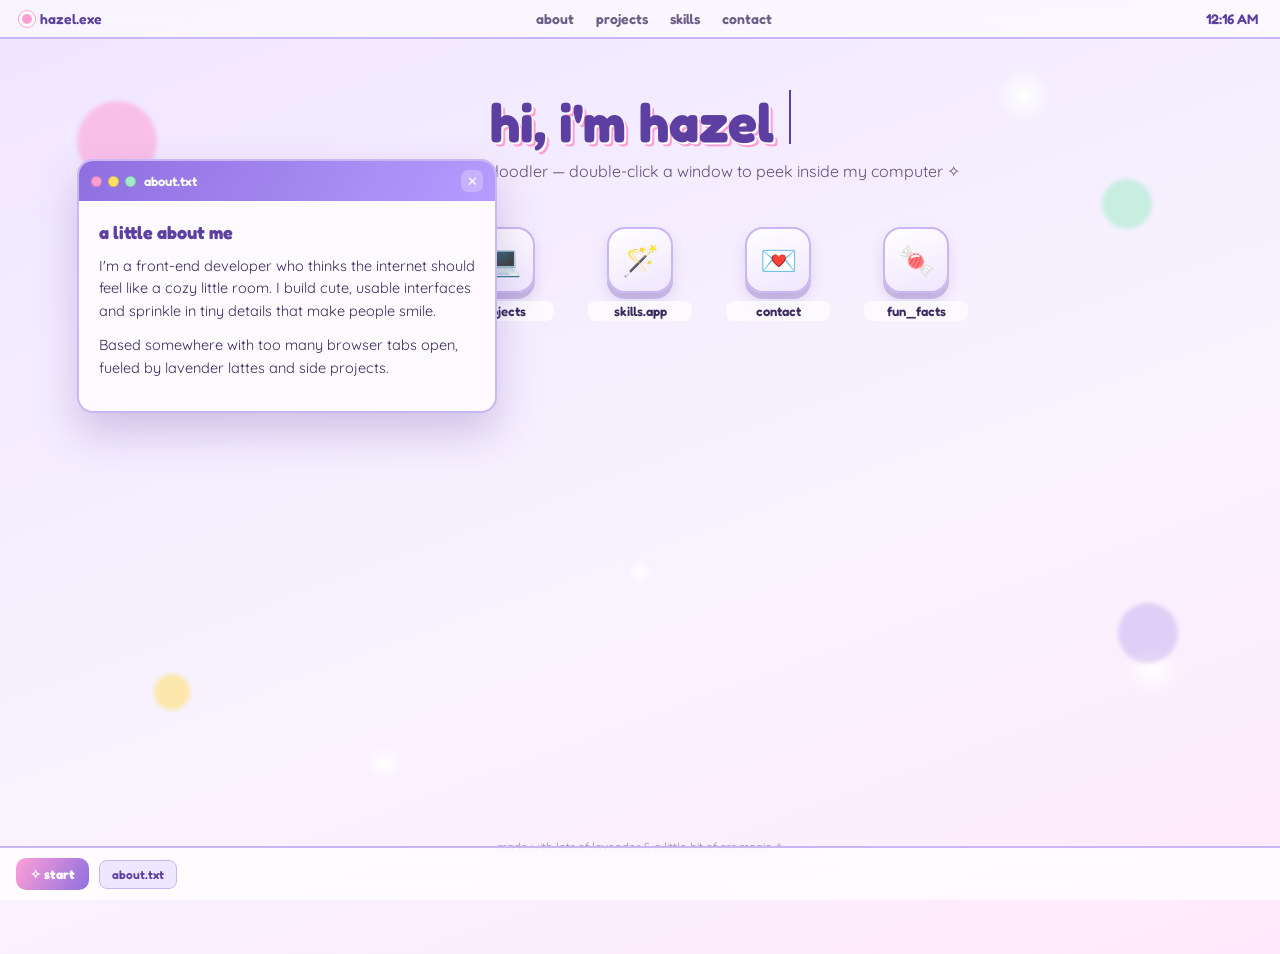
<file: testing.html>
<!DOCTYPE html>
<html lang="en">
<head>
<meta charset="UTF-8">
<meta name="viewport" content="width=device-width, initial-scale=1.0">
<title>✧ hazel's desktop ✧</title>
<link rel="preconnect" href="https://fonts.googleapis.com">
<link href="https://fonts.googleapis.com/css2?family=Fredoka:wght@400;500;600;700&family=Quicksand:wght@400;500;600;700&family=JetBrains+Mono:wght@400;500&display=swap" rel="stylesheet">
<style>
  :root{
    --lav-bg-1:#efe6ff;
    --lav-bg-2:#f9f3ff;
    --purple-primary:#8f6fe0;
    --purple-deep:#5c3fa0;
    --purple-ink:#3b2a5e;
    --pink:#ff9fd6;
    --yellow:#ffe066;
    --mint:#a3ecc9;
    --window-bg:#fdfbff;
    --window-border:#c9b6f2;
    --shadow:rgba(92,63,160,0.25);
  }

  *{ box-sizing:border-box; }

  body{
    margin:0;
    min-height:100vh;
    font-family:'Quicksand', sans-serif;
    color:var(--purple-ink);
    background:
      radial-gradient(circle at 15% 20%, #fff 0%, transparent 2%),
      radial-gradient(circle at 80% 10%, #fff 0%, transparent 2%),
      radial-gradient(circle at 50% 60%, #fff 0%, transparent 1.5%),
      radial-gradient(circle at 30% 80%, #fff 0%, transparent 1.5%),
      radial-gradient(circle at 90% 70%, #fff 0%, transparent 2%),
      linear-gradient(160deg, var(--lav-bg-1), var(--lav-bg-2) 60%, #ffe9fb 100%);
    overflow-x:hidden;
    cursor: default;
  }

  /* ---------- top menu bar ---------- */
  .menubar{
    position:sticky; top:0; z-index:500;
    display:flex; align-items:center; justify-content:space-between;
    padding:10px 22px;
    background:rgba(255,255,255,0.6);
    backdrop-filter: blur(10px);
    border-bottom:2px solid var(--window-border);
    font-family:'Fredoka', sans-serif;
    font-weight:600;
    font-size:14px;
  }
  .menubar .brand{ display:flex; align-items:center; gap:8px; color:var(--purple-deep); }
  .menubar .brand .dot{ width:10px;height:10px;border-radius:50%; background:var(--pink); box-shadow:0 0 0 3px #fff, 0 0 0 4px var(--pink); }
  .menubar nav{ display:flex; gap:22px; }
  .menubar nav span{ cursor:pointer; opacity:.75; transition:opacity .15s; }
  .menubar nav span:hover{ opacity:1; text-decoration: underline wavy var(--pink); }
  #clock{ color:var(--purple-deep); }

  /* ---------- desktop area ---------- */
  .desktop{
    position:relative;
    min-height: calc(100vh - 120px);
    padding: 40px 5vw 100px;
  }

  .desktop-title{
    text-align:center;
    margin: 10px auto 46px;
    max-width: 640px;
  }
  .desktop-title h1{
    font-family:'Fredoka', sans-serif;
    font-size: clamp(32px, 6vw, 54px);
    margin:0 0 6px;
    color:var(--purple-deep);
    text-shadow: 2px 2px 0 #fff, 4px 4px 0 var(--pink);
  }
  .desktop-title p{
    margin:0;
    font-size:16px;
    color:var(--purple-ink);
    opacity:.8;
  }
  .blink-caret{
    display:inline-block;
    width:2px; height:1em; background:var(--purple-deep);
    margin-left:2px; vertical-align:-2px;
    animation: blink 1s steps(1) infinite;
  }
  @keyframes blink{ 50%{opacity:0;} }

  /* ---------- desktop icons grid ---------- */
  .icon-grid{
    display:flex;
    flex-wrap:wrap;
    gap: 34px;
    justify-content:center;
    max-width: 900px;
    margin: 0 auto;
  }
  .desktop-icon{
    width:104px;
    text-align:center;
    cursor:pointer;
    user-select:none;
    -webkit-tap-highlight-color: transparent;
  }
  .desktop-icon .glyph{
    width:66px; height:66px;
    margin:0 auto 8px;
    display:flex; align-items:center; justify-content:center;
    font-size:30px;
    background: linear-gradient(160deg,#fff, var(--lav-bg-1));
    border:2px solid var(--window-border);
    border-radius:18px;
    box-shadow: 0 6px 0 var(--shadow), 0 8px 14px rgba(92,63,160,.15);
    transition: transform .15s ease;
  }
  .desktop-icon:hover .glyph{ transform: translateY(-4px) rotate(-3deg); }
  .desktop-icon:active .glyph{ transform: translateY(2px); box-shadow:0 2px 0 var(--shadow); }
  .desktop-icon .label{
    font-family:'Fredoka', sans-serif;
    font-size:13px;
    font-weight:600;
    background:rgba(255,255,255,.7);
    border-radius:8px;
    padding:2px 6px;
  }

  /* floaty ambient blobs */
  .floaty{
    position:absolute;
    border-radius:50%;
    filter:blur(2px);
    opacity:.55;
    animation: float 7s ease-in-out infinite;
    pointer-events:none;
  }
  @keyframes float{ 0%,100%{ transform:translateY(0);} 50%{ transform:translateY(-18px);} }

  /* ---------- pop-up windows ---------- */
  .window{
    position:absolute;
    width: min(420px, 88vw);
    background:var(--window-bg);
    border:2px solid var(--window-border);
    border-radius:16px;
    box-shadow: 0 18px 0 -6px transparent, 0 20px 40px var(--shadow);
    display:none;
    z-index:100;
    overflow:hidden;
    animation: pop .28s cubic-bezier(.2,1.4,.4,1);
  }
  .window.open{ display:block; }
  @keyframes pop{ from{ transform:scale(.85); opacity:0;} to{ transform:scale(1); opacity:1;} }

  .titlebar{
    display:flex; align-items:center; justify-content:space-between;
    padding:9px 12px;
    background: linear-gradient(120deg, var(--purple-primary), #b79bff);
    color:#fff;
    font-family:'Fredoka', sans-serif;
    font-weight:600;
    font-size:13px;
    cursor:grab;
  }
  .titlebar:active{ cursor:grabbing; }
  .titlebar .t-left{ display:flex; align-items:center; gap:8px; }
  .traffic{ display:flex; gap:6px; }
  .traffic span{ width:11px; height:11px; border-radius:50%; display:inline-block; border:1px solid rgba(0,0,0,.15); }
  .t-pink{ background:var(--pink); }
  .t-yellow{ background:var(--yellow); }
  .t-mint{ background:var(--mint); }
  .win-close{
    background:rgba(255,255,255,.25);
    border:none; color:#fff; width:22px; height:22px; border-radius:7px;
    font-size:13px; cursor:pointer; line-height:1;
  }
  .win-close:hover{ background:rgba(255,255,255,.45); }

  .win-body{ padding:18px 20px 20px; font-size:14.5px; line-height:1.55; }
  .win-body h3{ margin:0 0 8px; font-family:'Fredoka', sans-serif; color:var(--purple-deep); font-size:18px; }
  .win-body p{ margin:0 0 12px; }
  .tag-row{ display:flex; flex-wrap:wrap; gap:6px; margin: 10px 0 4px; }
  .tag{ font-size:11px; font-weight:600; background:var(--lav-bg-1); color:var(--purple-deep); padding:4px 9px; border-radius:20px; border:1px solid var(--window-border); }
  .win-link{
    display:inline-block; margin-top:8px;
    font-weight:700; font-size:13px; color:var(--purple-deep);
    text-decoration:none; border-bottom:2px solid var(--pink);
  }
  .win-link:hover{ color:var(--pink); }

  .skill-bar-row{ margin:10px 0; }
  .skill-bar-label{ display:flex; justify-content:space-between; font-size:12.5px; font-weight:600; margin-bottom:4px; }
  .skill-bar{ height:9px; border-radius:6px; background:var(--lav-bg-1); overflow:hidden; border:1px solid var(--window-border); }
  .skill-bar i{ display:block; height:100%; background:linear-gradient(90deg, var(--purple-primary), var(--pink)); border-radius:6px; }

  .contact-form{ display:flex; flex-direction:column; gap:10px; }
  .contact-form input, .contact-form textarea{
    font-family:'Quicksand', sans-serif; font-size:13.5px;
    padding:9px 11px; border-radius:10px; border:2px solid var(--window-border);
    background:#fff; color:var(--purple-ink); resize:none;
  }
  .contact-form input:focus, .contact-form textarea:focus{ outline:2px solid var(--purple-primary); }
  .send-btn{
    align-self:flex-start;
    font-family:'Fredoka', sans-serif; font-weight:600; font-size:13.5px;
    padding:9px 18px; border-radius:10px; border:none; cursor:pointer;
    background:var(--purple-primary); color:#fff;
    box-shadow:0 4px 0 var(--purple-deep);
  }
  .send-btn:active{ transform:translateY(3px); box-shadow:0 1px 0 var(--purple-deep); }

  /* ---------- taskbar ---------- */
  .taskbar{
    position:fixed; left:0; right:0; bottom:0; z-index:400;
    display:flex; align-items:center; gap:10px;
    padding:10px 16px;
    background:rgba(255,255,255,.75);
    backdrop-filter:blur(10px);
    border-top:2px solid var(--window-border);
  }
  .start-btn{
    font-family:'Fredoka', sans-serif; font-weight:700; font-size:13px;
    display:flex; align-items:center; gap:6px;
    background: linear-gradient(120deg, var(--pink), var(--purple-primary));
    color:#fff; border:none; border-radius:10px; padding:8px 14px; cursor:pointer;
  }
  .task-items{ display:flex; gap:8px; flex:1; overflow-x:auto; }
  .task-chip{
    display:none;
    font-size:12px; font-weight:600; font-family:'Fredoka',sans-serif;
    background:var(--lav-bg-1); border:1px solid var(--window-border);
    color:var(--purple-deep); padding:6px 12px; border-radius:8px;
    cursor:pointer; white-space:nowrap;
  }
  .task-chip.show{ display:inline-block; }

  footer.credit{
    text-align:center; font-size:11.5px; color:var(--purple-ink); opacity:.55;
    padding-bottom: 100px; margin-top: 20px;
  }

  @media (max-width:520px){
    .menubar nav{ display:none; }
    .window{ width:92vw; }
  }
</style>
</head>
<body>

  <div class="menubar">
    <div class="brand"><span class="dot"></span> hazel.exe</div>
    <nav>
      <span onclick="openWin('win-about')">about</span>
      <span onclick="openWin('win-projects')">projects</span>
      <span onclick="openWin('win-skills')">skills</span>
      <span onclick="openWin('win-contact')">contact</span>
    </nav>
    <div id="clock">--:--</div>
  </div>

  <div class="desktop" id="desktop">

    <!-- ambient floaty blobs -->
    <div class="floaty" style="width:80px;height:80px;background:var(--pink);top:8%;left:6%;animation-delay:0s;"></div>
    <div class="floaty" style="width:50px;height:50px;background:var(--mint);top:18%;right:10%;animation-delay:1.2s;"></div>
    <div class="floaty" style="width:36px;height:36px;background:var(--yellow);bottom:14%;left:12%;animation-delay:2.1s;"></div>
    <div class="floaty" style="width:60px;height:60px;background:var(--purple-primary);bottom:20%;right:8%;animation-delay:.7s; opacity:.25;"></div>

    <div class="desktop-title">
      <h1>hi, i'm hazel <span class="blink-caret"></span></h1>
      <p>front-end dev &amp; digital doodler — double-click a window to peek inside my computer ✧</p>
    </div>

    <div class="icon-grid">
      <div class="desktop-icon" onclick="openWin('win-about')">
        <div class="glyph">🌸</div>
        <div class="label">about.txt</div>
      </div>
      <div class="desktop-icon" onclick="openWin('win-projects')">
        <div class="glyph">💻</div>
        <div class="label">projects</div>
      </div>
      <div class="desktop-icon" onclick="openWin('win-skills')">
        <div class="glyph">🪄</div>
        <div class="label">skills.app</div>
      </div>
      <div class="desktop-icon" onclick="openWin('win-contact')">
        <div class="glyph">💌</div>
        <div class="label">contact</div>
      </div>
      <div class="desktop-icon" onclick="openWin('win-fun')">
        <div class="glyph">🍬</div>
        <div class="label">fun_facts</div>
      </div>
    </div>

    <!-- ===== windows ===== -->

    <div class="window" id="win-about" style="top:120px; left:6%;">
      <div class="titlebar" onmousedown="startDrag(event,'win-about')">
        <div class="t-left"><div class="traffic"><span class="t-pink"></span><span class="t-yellow"></span><span class="t-mint"></span></div>about.txt</div>
        <button class="win-close" onclick="closeWin('win-about')">✕</button>
      </div>
      <div class="win-body">
        <h3>a little about me</h3>
        <p>I'm a front-end developer who thinks the internet should feel like a cozy little room. I build cute, usable interfaces and sprinkle in tiny details that make people smile.</p>
        <p>Based somewhere with too many browser tabs open, fueled by lavender lattes and side projects.</p>
      </div>
    </div>

    <div class="window" id="win-projects" style="top:160px; left:30%;">
      <div class="titlebar" onmousedown="startDrag(event,'win-projects')">
        <div class="t-left"><div class="traffic"><span class="t-pink"></span><span class="t-yellow"></span><span class="t-mint"></span></div>projects</div>
        <button class="win-close" onclick="closeWin('win-projects')">✕</button>
      </div>
      <div class="win-body">
        <h3>✦ dreamlist</h3>
        <p>A cozy to-do app with soft pastel themes and gentle reminders instead of stressful alerts.</p>
        <div class="tag-row"><span class="tag">React</span><span class="tag">LocalStorage</span><span class="tag">CSS animation</span></div>
        <a class="win-link" href="#">view case study →</a>
        <hr style="border:none;border-top:1px dashed var(--window-border); margin:16px 0;">
        <h3>✦ petal notes</h3>
        <p>A minimal markdown notes app with a flower-growing streak tracker for daily writing habits.</p>
        <div class="tag-row"><span class="tag">Vue</span><span class="tag">Markdown</span><span class="tag">IndexedDB</span></div>
        <a class="win-link" href="#">view case study →</a>
      </div>
    </div>

    <div class="window" id="win-skills" style="top:260px; left:10%;">
      <div class="titlebar" onmousedown="startDrag(event,'win-skills')">
        <div class="t-left"><div class="traffic"><span class="t-pink"></span><span class="t-yellow"></span><span class="t-mint"></span></div>skills.app</div>
        <button class="win-close" onclick="closeWin('win-skills')">✕</button>
      </div>
      <div class="win-body">
        <h3>toolkit</h3>
        <div class="skill-bar-row">
          <div class="skill-bar-label"><span>HTML / CSS</span><span>95%</span></div>
          <div class="skill-bar"><i style="width:95%"></i></div>
        </div>
        <div class="skill-bar-row">
          <div class="skill-bar-label"><span>JavaScript</span><span>85%</span></div>
          <div class="skill-bar"><i style="width:85%"></i></div>
        </div>
        <div class="skill-bar-row">
          <div class="skill-bar-label"><span>React / Vue</span><span>80%</span></div>
          <div class="skill-bar"><i style="width:80%"></i></div>
        </div>
        <div class="skill-bar-row">
          <div class="skill-bar-label"><span>UI Design</span><span>90%</span></div>
          <div class="skill-bar"><i style="width:90%"></i></div>
        </div>
      </div>
    </div>

    <div class="window" id="win-contact" style="top:200px; left:52%;">
      <div class="titlebar" onmousedown="startDrag(event,'win-contact')">
        <div class="t-left"><div class="traffic"><span class="t-pink"></span><span class="t-yellow"></span><span class="t-mint"></span></div>contact</div>
        <button class="win-close" onclick="closeWin('win-contact')">✕</button>
      </div>
      <div class="win-body">
        <h3>say hello 🌷</h3>
        <p>Have a project in mind, or just want to chat about pastel color palettes? My inbox is open.</p>
        <form class="contact-form" onsubmit="return sendMsg(event)">
          <input type="text" placeholder="your name" required>
          <input type="email" placeholder="your email" required>
          <textarea rows="3" placeholder="your message" required></textarea>
          <button class="send-btn" type="submit">send ✦</button>
        </form>
      </div>
    </div>

    <div class="window" id="win-fun" style="top:340px; left:36%;">
      <div class="titlebar" onmousedown="startDrag(event,'win-fun')">
        <div class="t-left"><div class="traffic"><span class="t-pink"></span><span class="t-yellow"></span><span class="t-mint"></span></div>fun_facts</div>
        <button class="win-close" onclick="closeWin('win-fun')">✕</button>
      </div>
      <div class="win-body">
        <h3>random facts about me</h3>
        <p>🍬 I name all my side projects after desserts.</p>
        <p>🪴 I have three plants named after CSS properties.</p>
        <p>🎧 I code exclusively in lo-fi playlists.</p>
      </div>
    </div>

  </div>

  <footer class="credit">made with lots of lavender &amp; a little bit of css magic ✧</footer>

  <div class="taskbar">
    <button class="start-btn" onclick="openWin('win-about')">✧ start</button>
    <div class="task-items" id="taskItems">
      <span class="task-chip" data-for="win-about" onclick="openWin('win-about')">about.txt</span>
      <span class="task-chip" data-for="win-projects" onclick="openWin('win-projects')">projects</span>
      <span class="task-chip" data-for="win-skills" onclick="openWin('win-skills')">skills.app</span>
      <span class="task-chip" data-for="win-contact" onclick="openWin('win-contact')">contact</span>
      <span class="task-chip" data-for="win-fun" onclick="openWin('win-fun')">fun_facts</span>
    </div>
  </div>

<script>
  // clock
  function tick(){
    const d = new Date();
    let h = d.getHours(), m = d.getMinutes();
    const ampm = h >= 12 ? 'PM' : 'AM';
    h = h % 12 || 12;
    document.getElementById('clock').textContent =
      h + ':' + String(m).padStart(2,'0') + ' ' + ampm;
  }
  tick(); setInterval(tick, 10000);

  let topZ = 100;

  function openWin(id){
    const win = document.getElementById(id);
    win.classList.add('open');
    win.style.zIndex = ++topZ;
    document.querySelector('.task-chip[data-for="'+id+'"]').classList.add('show');
  }
  function closeWin(id){
    document.getElementById(id).classList.remove('open');
    document.querySelector('.task-chip[data-for="'+id+'"]').classList.remove('show');
  }

  // bring to front on click anywhere in window
  document.querySelectorAll('.window').forEach(w=>{
    w.addEventListener('mousedown', ()=>{ w.style.zIndex = ++topZ; });
  });

  // dragging
  let dragTarget = null, offX = 0, offY = 0;
  function startDrag(e, id){
    dragTarget = document.getElementById(id);
    const rect = dragTarget.getBoundingClientRect();
    const desktopRect = document.getElementById('desktop').getBoundingClientRect();
    offX = e.clientX - rect.left;
    offY = e.clientY - rect.top;
    dragTarget.style.zIndex = ++topZ;
    document.addEventListener('mousemove', onDrag);
    document.addEventListener('mouseup', stopDrag);
  }
  function onDrag(e){
    if(!dragTarget) return;
    const desktopRect = document.getElementById('desktop').getBoundingClientRect();
    let left = e.clientX - desktopRect.left - offX;
    let top = e.clientY - desktopRect.top - offY;
    left = Math.max(-40, Math.min(left, desktopRect.width - 60));
    top = Math.max(-10, Math.min(top, desktopRect.height - 40));
    dragTarget.style.left = left + 'px';
    dragTarget.style.top = top + 'px';
  }
  function stopDrag(){
    dragTarget = null;
    document.removeEventListener('mousemove', onDrag);
    document.removeEventListener('mouseup', stopDrag);
  }

  function sendMsg(e){
    e.preventDefault();
    const body = e.target.closest('.window').querySelector('.win-body');
    body.innerHTML = '<h3>sent! ✧</h3><p>Thanks for saying hi — I\'ll write back soon 💌</p>';
    return false;
  }

  // welcome pop-up on load
  window.addEventListener('load', ()=>{
    setTimeout(()=> openWin('win-about'), 500);
  });
</script>
</body>
</html>
</file>
<file: style.css>
:root{
  --cream:#f7f1e7;
  --ink:#171717;
  --yellow:#f7c948;
  --taxi:#f5b700;
  --blue:#4f7cff;
  --sky:#8fd3ff;
  --red:#e85d4a;
  --green:#5fa36a;
  --pink:#ff8fb1;
  --brick:#b94c3f;
  --purple:#7a66d9;
  --line:#202020;
}
*{box-sizing:border-box;margin:0;padding:0}
html{scroll-behavior:smooth}
body{
  font-family:Arial,Helvetica,sans-serif;
  background:var(--cream);
  color:var(--ink);
  overflow-x:hidden;
}
a{color:inherit;text-decoration:none}
button{font:inherit}
::selection{background:var(--yellow);color:#111}

/* NAV */
header{
  position:sticky;
  top:0;
  z-index:50;
  display:flex;
  justify-content:space-between;
  align-items:center;
  padding:14px 4vw;
  border-bottom:2px solid var(--line);
  background:rgba(247,241,231,.94);
  backdrop-filter:blur(10px);
}
.logo{
  font-weight:900;
  font-size:22px;
  letter-spacing:-.04em;
}
.logo span{color:var(--red)}
nav{display:flex;gap:10px;flex-wrap:wrap}
nav a{
  border:2px solid var(--line);
  padding:8px 12px;
  border-radius:999px;
  font-size:12px;
  font-weight:700;
  background:#fff;
  box-shadow:3px 3px 0 var(--line);
  transition:.2s ease;
}
nav a:hover{transform:translate(-2px,-2px);box-shadow:5px 5px 0 var(--line)}
nav a:nth-child(2){background:var(--yellow)}
nav a:nth-child(3){background:var(--sky)}
nav a:nth-child(4){background:var(--pink)}

/* HERO */
.hero{
  min-height:92vh;
  position:relative;
  display:grid;
  grid-template-columns:1.15fr .85fr;
  gap:40px;
  padding:70px 4vw 45px;
  border-bottom:2px solid var(--line);
  overflow:hidden;
}
.hero-left{position:relative;z-index:2}
.kicker{
  display:inline-block;
  background:var(--green);
  color:#fff;
  padding:8px 12px;
  border:2px solid var(--line);
  box-shadow:4px 4px 0 var(--line);
  transform:rotate(-2deg);
  font-weight:800;
  font-size:12px;
  margin-bottom:28px;
}
.hero h1{
  font-size:clamp(4.6rem,10vw,9.4rem);
  line-height:.82;
  letter-spacing:-.085em;
  font-weight:900;
  max-width:820px;
}
.hero h1 .line2{
  display:inline-block;
  color:var(--blue);
  transform:rotate(-2deg);
}
.hero h1 .line3{
  display:inline-block;
  color:var(--red);
  transform:rotate(1.5deg);
}
.hero-copy{
  margin-top:38px;
  max-width:590px;
  font-size:18px;
  line-height:1.6;
}
.hero-copy strong{
  background:linear-gradient(transparent 55%,var(--yellow) 55%);
}
.hero-cta{
  margin-top:30px;
  display:flex;
  gap:16px;
  flex-wrap:wrap;
}
.cta{
  padding:13px 17px;
  border:2px solid var(--line);
  font-weight:800;
  box-shadow:4px 4px 0 var(--line);
  transition:.2s ease;
}
.cta:hover{transform:translate(-2px,-2px);box-shadow:6px 6px 0 var(--line)}
.cta.primary{background:var(--yellow)}
.cta.secondary{background:#fff}

/* right-side NYC collage */
.collage{
  position:relative;
  min-height:560px;
}
.card{
  position:absolute;
  border:2px solid var(--line);
  box-shadow:7px 7px 0 var(--line);
  background:#fff;
}
.poster{
  right:4%;
  top:5%;
  width:58%;
  min-height:260px;
  background:var(--red);
  color:#fff;
  padding:26px;
  transform:rotate(4deg);
}
.poster small{
  display:block;
  font-size:10px;
  letter-spacing:.14em;
  font-weight:800;
  margin-bottom:45px;
}
.poster h3{
  font-size:42px;
  line-height:.93;
  letter-spacing:-.06em;
  max-width:220px;
}
.poster p{
  margin-top:18px;
  font-family:monospace;
  font-size:10px;
}
.bodega{
  left:2%;
  top:28%;
  width:52%;
  height:230px;
  background:#fff8dc;
  transform:rotate(-5deg);
  overflow:hidden;
}
.awning{
  height:52px;
  border-bottom:2px solid var(--line);
  background:repeating-linear-gradient(
    90deg,
    var(--green) 0 28px,
    #fff 28px 56px
  );
}
.store{
  padding:22px;
}
.store h4{
  font-size:27px;
  line-height:.95;
  letter-spacing:-.05em;
}
.store p{
  margin-top:10px;
  font-size:11px;
  font-family:monospace;
}
.window{
  margin-top:18px;
  height:70px;
  background:var(--sky);
  border:2px solid var(--line);
  position:relative;
}
.window:after{
  content:"OPEN";
  position:absolute;
  right:8px;
  top:8px;
  background:var(--pink);
  border:2px solid var(--line);
  padding:5px 8px;
  font-size:10px;
  font-weight:900;
  transform:rotate(3deg);
}
.city-receipt{
  right:13%;
  bottom:7%;
  width:52%;
  height:150px;
  background:var(--yellow);
  transform:rotate(-6deg);
  padding:18px;
}
.city-receipt .receipt-rule{
  height:15px;
  background:var(--blue);
  border:2px solid var(--line);
  margin-bottom:20px;
}
.city-receipt h4{
  font-size:30px;
  letter-spacing:-.04em;
}
.city-receipt p{font-family:monospace;font-size:10px;margin-top:10px}
.sticker{
  position:absolute;
  display:flex;
  align-items:center;
  justify-content:center;
  width:88px;
  height:88px;
  border-radius:50%;
  border:2px solid var(--line);
  background:var(--pink);
  font-weight:900;
  text-align:center;
  font-size:12px;
  line-height:1.05;
  box-shadow:5px 5px 0 var(--line);
  right:0;
  top:45%;
  transform:rotate(11deg);
}
.taxi{
  position:absolute;
  left:12%;
  bottom:0;
  width:140px;
  height:55px;
  background:var(--taxi);
  border:2px solid var(--line);
  border-radius:16px 22px 8px 8px;
  box-shadow:4px 4px 0 var(--line);
}
.taxi:before{
  content:"";
  position:absolute;
  left:34px;
  top:-26px;
  width:62px;
  height:28px;
  border:2px solid var(--line);
  border-bottom:0;
  background:var(--sky);
  border-radius:15px 15px 0 0;
}
.taxi:after{
  content:"NYC";
  position:absolute;
  left:54px;
  top:16px;
  font-weight:900;
  font-size:12px;
}
.wheel,.wheel2{
  position:absolute;
  bottom:-12px;
  width:24px;height:24px;border-radius:50%;
  background:var(--ink);border:2px solid var(--line)
}
.wheel{left:18px}.wheel2{right:18px}

/* sections */
.section{
  padding:105px 4vw;
  border-bottom:2px solid var(--line);
}
.section-head{
  display:flex;
  align-items:end;
  justify-content:space-between;
  gap:40px;
  margin-bottom:60px;
}
.section-tag{
  font-family:monospace;
  font-size:11px;
  letter-spacing:.12em;
}
.section h2{
  font-size:clamp(3rem,6vw,6.2rem);
  line-height:.9;
  letter-spacing:-.065em;
  max-width:830px;
}
.section h2 em{
  font-family:Georgia,serif;
  font-weight:400;
  color:var(--blue);
}

/* ABOUT */
.about{
  display:grid;
  grid-template-columns:1.2fr .8fr;
  gap:70px;
  align-items:start;
}
.about-copy{
  font-size:21px;
  line-height:1.65;
}
.about-copy p+p{margin-top:24px}
.about-notes{
  display:grid;
  gap:14px;
}
.note{
  border:2px solid var(--line);
  padding:18px;
  box-shadow:4px 4px 0 var(--line);
  background:#fff;
  transform:rotate(-1deg);
}
.note:nth-child(2){background:var(--sky);transform:rotate(1.2deg)}
.note:nth-child(3){background:var(--yellow);transform:rotate(-.8deg)}
.note span{
  font-family:monospace;
  font-size:9px;
  letter-spacing:.11em;
}
.note p{margin-top:6px;font-size:15px;font-weight:700}

/* RECENTS / BLOG */
.recents{background:#1e1e1e;color:#fff}
.recents .section-tag{color:#aaa}
.recents h2 em{color:var(--pink)}
.blog-feed{display:grid;gap:34px;max-width:860px}
.post{
  --accent:var(--blue);
  border:2px solid #fff;
  border-left:12px solid var(--accent);
  box-shadow:6px 6px 0 #fff;
  background:#2b2b2b;
  padding:28px 30px 30px;
}
.post:nth-child(5n+2){--accent:var(--red)}
.post:nth-child(5n+3){--accent:var(--green)}
.post:nth-child(5n+4){--accent:var(--purple)}
.post:nth-child(5n+5){--accent:var(--yellow)}
.post-meta{
  display:flex;gap:12px;flex-wrap:wrap;align-items:center;
  font-family:monospace;font-size:11px;letter-spacing:.08em;color:#bbb;
}
.post-tag{
  background:var(--accent);color:#111;
  padding:3px 8px;font-weight:800;
}
.post h3{
  margin-top:16px;
  font-size:clamp(1.8rem,3.2vw,2.8rem);
  line-height:1;
  letter-spacing:-.045em;
}
.post-body{margin-top:18px;max-width:68ch}
.post-body p{font-size:17px;line-height:1.7;color:#eee}
.post-body p+p{margin-top:16px}
.post-body a{color:var(--sky);text-decoration:underline}
.post-body strong{background:linear-gradient(transparent 60%,rgba(247,201,72,.45) 60%)}
.post-body img{max-width:100%;border:2px solid #fff;margin-top:16px;display:block}
.blog-empty{font-family:monospace;color:#aaa}
@media(max-width:650px){.post{padding:22px 18px 24px;border-left-width:8px}}

/* EXPERIENCE */
.timeline{
  display:grid;
  gap:0;
  border-top:2px solid var(--line);
}
.job{
  display:grid;
  grid-template-columns:130px 1fr 220px;
  padding:26px 0;
  border-bottom:2px solid var(--line);
  align-items:center;
}
.job-year{
  font-family:monospace;
  font-size:11px;
}
.job h3{font-size:26px;letter-spacing:-.03em}
.job p{color:#666;margin-top:4px}
.job-loc{text-align:right;font-family:monospace;font-size:10px}


/* EXPERIENCE DETAIL POPUP */
button.job{
  width:100%;background:none;border:0;border-bottom:2px solid var(--line);
  color:inherit;text-align:left;cursor:pointer;font:inherit;
  transition:background .15s ease,padding .15s ease;
}
button.job:hover,button.job:focus-visible{background:rgba(247,201,72,.35);padding-left:12px;padding-right:12px;outline:none}
button.job:focus-visible{box-shadow:inset 0 0 0 3px var(--line)}
.job-loc .more{display:block;margin-top:6px;font-weight:800}
.job-dialog{
  border:3px solid var(--line);box-shadow:10px 10px 0 var(--line);
  background:#fff;color:var(--ink);padding:0;
  width:min(640px,calc(100vw - 32px));max-height:calc(100vh - 48px);
  margin:auto;overflow:auto;
}
.job-dialog::backdrop{background:rgba(23,23,23,.6)}
.job-dialog[open]{animation:pop .18s ease-out}
@keyframes pop{from{opacity:0;transform:translateY(10px) scale(.98)}to{opacity:1;transform:none}}
.jd-top{background:var(--yellow);border-bottom:3px solid var(--line);padding:22px 26px;position:relative}
.jd-meta{font-family:monospace;font-size:11px;letter-spacing:.08em}
.jd-top h3{font-size:clamp(1.6rem,4vw,2.3rem);line-height:1;letter-spacing:-.04em;margin-top:10px;padding-right:44px}
.jd-role{margin-top:8px;font-weight:700}
.jd-close{
  position:absolute;top:16px;right:16px;width:36px;height:36px;
  border:2px solid var(--line);background:#fff;box-shadow:3px 3px 0 var(--line);
  font-size:20px;font-weight:900;line-height:1;cursor:pointer;
}
.jd-close:hover{background:var(--pink)}
.jd-body{padding:24px 26px 28px}
.jd-body p{font-size:16px;line-height:1.7}
.jd-body p+p{margin-top:14px}
.jd-body ul{margin:16px 0 0 20px;line-height:1.7;font-size:16px}
.jd-body a{text-decoration:underline;color:var(--blue)}
.jd-tags{display:flex;flex-wrap:wrap;gap:8px;margin-top:20px}
.jd-tags span{border:2px solid var(--line);background:var(--sky);padding:4px 10px;font-size:12px;font-weight:700}
@media(prefers-reduced-motion:reduce){.job-dialog[open]{animation:none}}

/* RESUME */
.resume{
  background:var(--yellow);
}
.resume-box{
  border:3px solid var(--line);
  box-shadow:10px 10px 0 var(--line);
  padding:34px;
  background:#fff;
  display:grid;
  grid-template-columns:1.3fr .7fr;
  gap:60px;
  align-items:end;
}
.resume-box h2{max-width:700px}
.resume-side p{line-height:1.6;color:#555;margin-bottom:22px}
.resume-link{
  display:flex;
  justify-content:space-between;
  align-items:center;
  border-top:2px solid var(--line);
  padding-top:16px;
  font-weight:900;
}

/* CONTACT */
.contact{
  background:var(--sky);
}
.contact-grid{
  display:grid;
  grid-template-columns:1.1fr .9fr;
  gap:60px;
}
.contact-copy{
  font-size:20px;
  line-height:1.6;
}
.contact-links{
  display:grid;
  gap:12px;
}
.contact-links a{
  border:2px solid var(--line);
  background:#fff;
  padding:18px;
  display:flex;
  justify-content:space-between;
  font-weight:900;
  box-shadow:4px 4px 0 var(--line);
  transition:.2s ease;
}
.contact-links a:hover{transform:translate(-2px,-2px);box-shadow:6px 6px 0 var(--line)}
.contact-links a:nth-child(2){background:var(--pink)}
.contact-links a:nth-child(3){background:var(--green);color:#fff}

/* FOOTER */
footer{
  padding:24px 4vw;
  display:flex;
  justify-content:space-between;
  gap:20px;
  flex-wrap:wrap;
  font-family:monospace;
  font-size:10px;
  background:#fff;
  border-top:2px solid var(--line);
}
.marquee{
  overflow:hidden;
  white-space:nowrap;
  border-top:2px solid var(--line);
  border-bottom:2px solid var(--line);
  background:var(--pink);
  padding:10px 0;
  font-weight:900;
}
.marquee span{
  display:inline-block;
  padding-left:100%;
  animation:scroll 18s linear infinite;
}
@keyframes scroll{to{transform:translateX(-100%)}}

/* reveal */
.reveal{
  opacity:0;
  transform:translateY(20px);
  transition:.7s ease;
}
.reveal.visible{
  opacity:1;
  transform:none;
}

@media(max-width:950px){
  .hero{grid-template-columns:1fr}
  .collage{min-height:520px}
  .about,.contact-grid,.resume-box{grid-template-columns:1fr}
  .recent.large,.recent.medium,.recent.small{grid-column:1/-1}
  .job{grid-template-columns:90px 1fr}
  .job-loc{display:none}
}
@media(max-width:650px){
  header{align-items:flex-start;gap:15px;flex-direction:column}
  nav{gap:8px}
  .hero{padding-top:45px}
  .hero h1{font-size:18vw}
  .collage{min-height:480px}
  .poster{width:70%}
  .bodega{width:68%}
  .city-receipt{width:65%}
  .section{padding-top:75px;padding-bottom:75px}
  .section-head{display:block}
  .section-tag{margin-bottom:18px}
}

.city-receipt{
  right:10%;
  bottom:6%;
  width:49%;
  min-height:170px;
  background:#fffdf6;
  transform:rotate(-4deg);
  padding:20px 20px 16px;
  font-family:monospace;
}
.city-receipt:after{
  content:"";
  position:absolute;
  left:0;right:0;bottom:-9px;height:10px;
  background:linear-gradient(135deg,transparent 5px,#fffdf6 0) 0 0/10px 10px repeat-x;
}
.city-receipt .receipt-rule{
  height:2px;
  background:var(--line);
  border:0;
  margin:12px 0;
}
.city-receipt h4{
  font-family:Arial,Helvetica,sans-serif;
  font-size:25px;
  line-height:.95;
  letter-spacing:-.04em;
}
.city-receipt p{
  font-family:monospace;
  font-size:9px;
  line-height:1.6;
  margin-top:8px;
}
.receipt-total{
  display:flex;
  justify-content:space-between;
  border-top:1px dashed #777;
  padding-top:8px;
  margin-top:10px;
  font-weight:800;
  font-size:9px;
}
.street-signs{
  position:absolute;
  left:3.5vw;
  bottom:28px;
  z-index:5;
  width:235px;
  height:125px;
  pointer-events:none;
}
.sign-pole{
  position:absolute;
  left:112px;
  top:34px;
  width:5px;
  height:91px;
  background:#555;
  border:1px solid #222;
}
.nyc-sign{
  position:absolute;
  min-width:150px;
  padding:8px 12px;
  background:#24734a;
  color:#fff;
  border:2px solid #f4f4ef;
  outline:2px solid #222;
  font-weight:800;
  font-size:12px;
  letter-spacing:.04em;
  text-align:center;
  box-shadow:3px 3px 0 rgba(0,0,0,.2);
}
.nyc-sign small{
  display:block;
  font-family:monospace;
  font-size:6px;
  letter-spacing:.12em;
  opacity:.8;
  margin-top:2px;
}
.nyc-sign.one{left:8px;top:4px;transform:rotate(-2deg)}
.nyc-sign.two{left:88px;top:48px;transform:rotate(2deg)}
.street-sign-mini{
  display:inline-block;
  background:#24734a;
  color:#fff;
  border:2px solid #fff;
  outline:2px solid var(--line);
  padding:5px 9px;
  font-family:monospace;
  font-size:9px;
  font-weight:800;
  letter-spacing:.08em;
  transform:rotate(-1deg);
  margin-left:8px;
}
@media(max-width:650px){
  .street-signs{transform:scale(.78);transform-origin:left bottom;left:2vw}
}


/* STREET SIGNS REMOVED */
.street-signs,.sign-pole,.nyc-sign,.street-sign-mini,.street-sign{display:none!important}

/* LARGER RESUME CTA */
.resume-link{
  padding:20px 22px;
  border:2px solid var(--line);
  background:var(--yellow);
  box-shadow:5px 5px 0 var(--line);
  font-size:18px;
  font-weight:900;
  transition:.2s ease;
}
.resume-link:hover{
  transform:translate(-2px,-2px);
  box-shadow:7px 7px 0 var(--line);
}
.resume-link span:last-child{
  font-size:25px;
}
@media(max-width:650px){
  .resume-link{
    font-size:17px;
    padding:18px 20px;
  }
}


/* BLOG: archive link + archive page */
.blog-more{margin-top:38px}
.archive-year{
  font-family:monospace;font-size:13px;letter-spacing:.1em;color:#fff;
  border-bottom:2px dashed #666;padding-bottom:8px;margin-top:22px;
}
.archive-year:first-child{margin-top:0}
.archive-intro{max-width:60ch;color:#ccc;font-size:17px;line-height:1.6;margin:-20px 0 44px}
</file>
